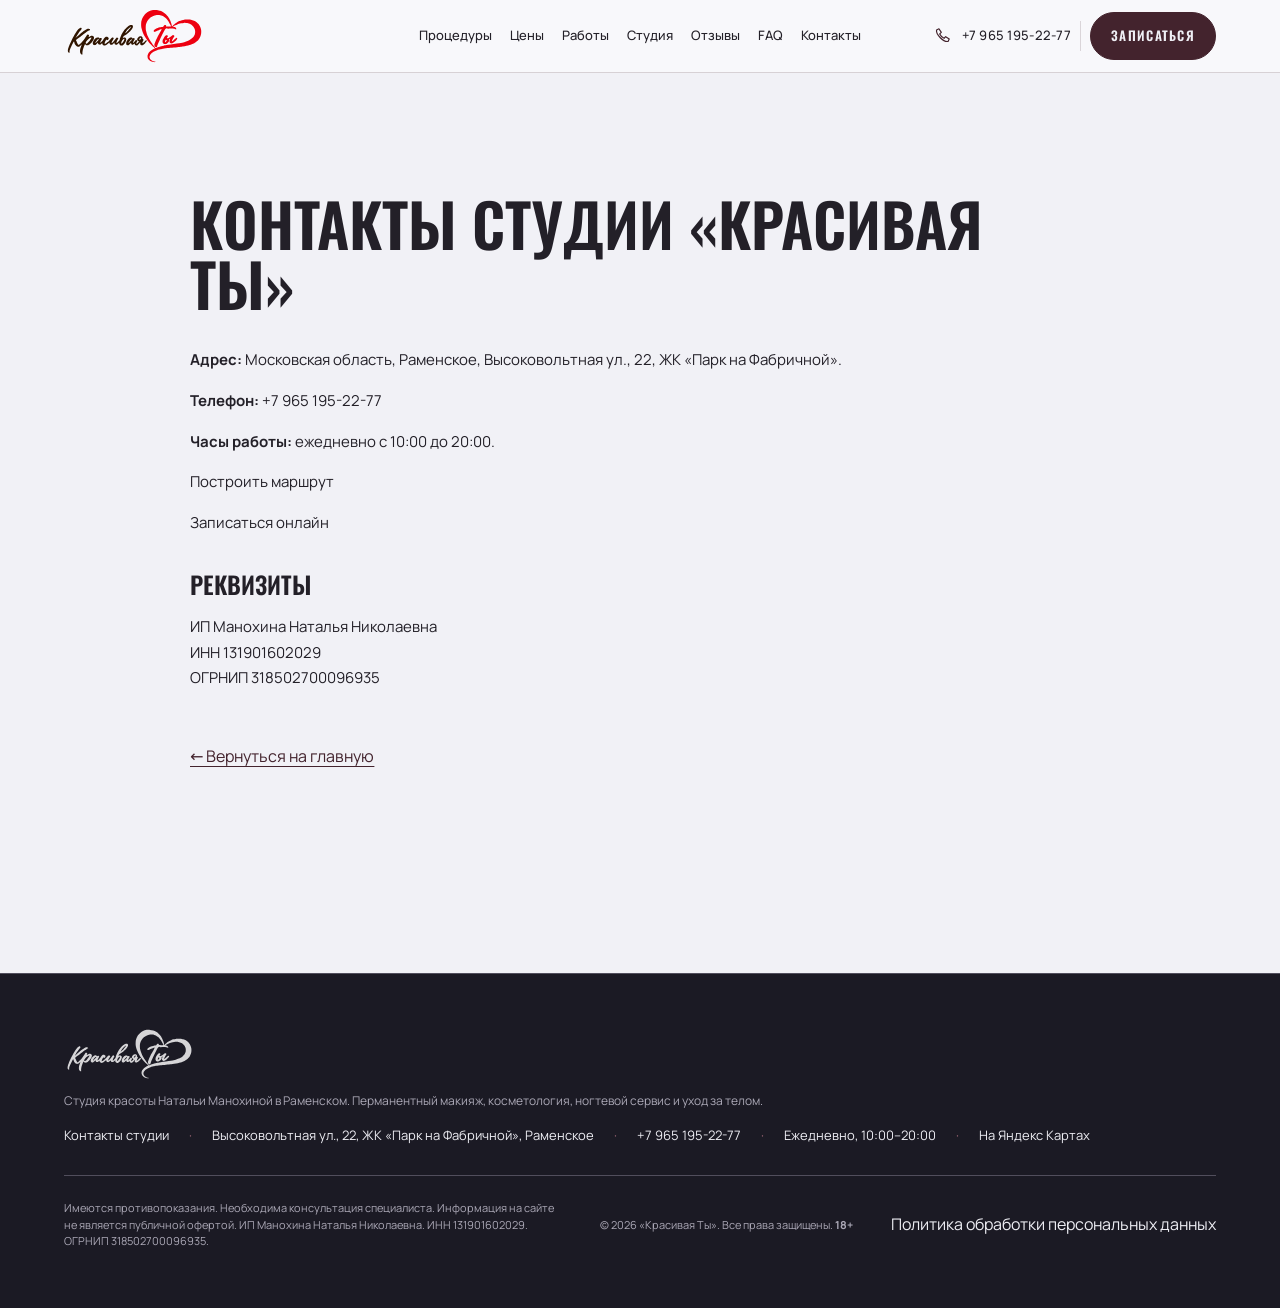
<file: contacts.html>
<!doctype html>
<html lang="ru">
<head>
  <meta charset="utf-8">
  <meta name="viewport" content="width=device-width, initial-scale=1">
  <title>Контакты студии «Красивая Ты» в Раменском</title>
  <meta name="description" content="Адрес, телефон, часы работы и реквизиты студии красоты «Красивая Ты» в Раменском. Маршрут и онлайн-запись.">
  <meta name="robots" content="index, follow">
  <meta name="theme-color" content="#232230">
  <link rel="canonical" href="https://xn----7sbah3ak6bjn4gvb.xn--p1ai/contacts.html">
  <meta property="og:type" content="website">
  <meta property="og:locale" content="ru_RU">
  <meta property="og:site_name" content="Красивая Ты">
  <meta property="og:title" content="Контакты студии «Красивая Ты» в Раменском">
  <meta property="og:description" content="Адрес, телефон, часы работы и реквизиты студии красоты «Красивая Ты» в Раменском. Маршрут и онлайн-запись.">
  <meta property="og:url" content="https://xn----7sbah3ak6bjn4gvb.xn--p1ai/contacts.html">
  <meta property="og:image" content="https://xn----7sbah3ak6bjn4gvb.xn--p1ai/og-image.jpg">
  <meta property="og:image:width" content="1200">
  <meta property="og:image:height" content="630">
  <meta name="twitter:card" content="summary_large_image">
  <meta name="twitter:image" content="https://xn----7sbah3ak6bjn4gvb.xn--p1ai/og-image.jpg">
  <link rel="icon" href="assets/icons/favicon.svg" type="image/svg+xml">
  <link rel="preload" href="assets/fonts/manrope-cyrillic.woff2" as="font" type="font/woff2" crossorigin>
  <link rel="preload" href="assets/fonts/oswald-cyrillic.woff2" as="font" type="font/woff2" crossorigin>
  <link rel="stylesheet" href="fonts.css?v=1">
  <link rel="stylesheet" href="styles.css?v=28">
  <style>
    .contact-page { min-height: 100vh; padding: clamp(48px,8vw,100px) var(--pad); background: var(--paper); color: var(--on-light); }
    .contact-page__inner { max-width: 900px; margin: 0 auto; }
    .contact-page h1 { margin: 20px 0 34px; font: 600 clamp(35px,5vw,60px)/1 Oswald,sans-serif; text-transform: uppercase; }
    .contact-page h2 { margin: 34px 0 12px; font: 600 24px/1.2 Oswald,sans-serif; text-transform: uppercase; }
    .contact-page p { font-size: 15px; line-height: 1.72; }
    .contact-page__back { display: inline-block; margin-top: 38px; color: var(--peach-ink); text-decoration: underline; text-underline-offset: 4px; }
  </style>
  <script src="reveal.js?v=4" defer></script>
</head>
<body>
<a class="skip" href="#main">Перейти к содержанию</a>

<header class="hdr" id="top">
  <a class="brand" href="index.html" aria-label="Красивая Ты — на главную">
    <img class="brand__logo" src="assets/images/logo-header.svg" alt="Красивая Ты" width="1983" height="793">
  </a>

  <nav class="nav" aria-label="Основная навигация">
    <a href="index.html#proc">Процедуры</a>
    <a href="price.html">Цены</a>
    <a href="index.html#portfolio">Работы</a>
    <a href="index.html#studio">Студия</a>
    <a href="index.html#reviews">Отзывы</a>
    <a href="index.html#faq">FAQ</a>
    <a href="index.html#contacts">Контакты</a>
  </nav>

  <div class="hdr__actions">
    <a class="tel" href="tel:+79651952277"><svg class="hdr__phone-icon" viewBox="0 0 24 24" fill="none" aria-hidden="true"><path d="M7.5 3.5 4.5 5c-1 5.8 8.7 15.5 14.5 14.5l1.5-3-4.5-3-2 2c-2.2-1.1-4.4-3.3-5.5-5.5l2-2-3-4.5Z" stroke="currentColor" stroke-width="1.5" stroke-linecap="round" stroke-linejoin="round"/></svg><span>+7 965 195-22-77</span></a>
    <a class="btn btn--sm" href="https://n478417.yclients.com/" target="_blank" rel="noopener">Записаться</a>
  </div>

  <button class="nav-toggle" type="button" aria-expanded="false" aria-controls="mobile-nav" aria-label="Меню">
    <span></span><span></span><span></span>
  </button>

  <div class="mnav" id="mobile-nav">
    <a href="index.html#proc">Процедуры</a>
    <a href="price.html">Цены</a>
    <a href="index.html#portfolio">Работы</a>
    <a href="index.html#studio">Студия</a>
    <a href="index.html#reviews">Отзывы</a>
    <a href="index.html#faq">FAQ</a>
    <a href="index.html#contacts">Контакты</a>
    <a class="mnav__tel" href="tel:+79651952277">+7 965 195-22-77</a>
    <a class="btn btn--sm" href="https://n478417.yclients.com/" target="_blank" rel="noopener">Записаться</a>
  </div>
</header>

<main class="contact-page" id="main">
  <div class="contact-page__inner">
    <h1>Контакты студии «Красивая Ты»</h1>
    <p><strong>Адрес:</strong> Московская область, Раменское, Высоковольтная ул., 22, ЖК «Парк на Фабричной».</p>
    <p><strong>Телефон:</strong> <a href="tel:+79651952277">+7 965 195-22-77</a></p>
    <p><strong>Часы работы:</strong> ежедневно с 10:00 до 20:00.</p>
    <p><a href="https://yandex.ru/maps/org/29792745953/" target="_blank" rel="noopener">Построить маршрут</a></p>
    <p><a href="https://n478417.yclients.com/" target="_blank" rel="noopener">Записаться онлайн</a></p>

    <h2>Реквизиты</h2>
    <p>ИП Манохина Наталья Николаевна<br>ИНН 131901602029<br>ОГРНИП 318502700096935</p>
    <a class="contact-page__back" href="/">← Вернуться на главную</a>
  </div>
</main>

<footer class="foot surf surf--noir">
  <div class="foot__main">
    <a class="brand brand--foot" href="index.html" aria-label="Красивая Ты — на главную">
      <img class="brand__logo" src="assets/images/logo-header.svg" alt="Красивая Ты" width="1983" height="793" loading="lazy" decoding="async">
    </a>
    <p class="foot__name">Студия «Красивая&nbsp;Ты»</p>
    <p class="foot__tag">Студия красоты Натальи Манохиной в Раменском. Перманентный макияж, косметология, ногтевой сервис и уход за телом.</p>
    <ul class="foot__contacts">
      <li><a href="/contacts.html">Контакты студии</a></li>
      <li>Высоковольтная&nbsp;ул., 22, ЖК «Парк&nbsp;на&nbsp;Фабричной», Раменское</li>
      <li><a href="tel:+79651952277">+7&nbsp;965&nbsp;195-22-77</a></li>
      <li class="foot__hours">Ежедневно, 10:00–20:00</li>
      <li><a class="foot__maplink" href="https://yandex.ru/maps/org/29792745953/" target="_blank" rel="noopener">На Яндекс&nbsp;Картах</a></li>
    </ul>
  </div>

  <div class="foot__bar">
    <p class="foot__fine">
      Имеются противопоказания. Необходима консультация специалиста.
      Информация на сайте не является публичной офертой.
      ИП&nbsp;Манохина Наталья Николаевна. ИНН&nbsp;131901602029. ОГРНИП&nbsp;318502700096935.
    </p>
    <p class="foot__copy">© 2026 «Красивая&nbsp;Ты». Все права защищены. <strong>18+</strong></p>
    <p class="foot__legal"><a href="policy.html">Политика обработки персональных данных</a></p>
    <a class="foot__up" href="#top" aria-label="Наверх">↑</a>
  </div>
</footer>

<div class="fab" id="fab">
  <div class="fab__menu">
    <a class="fab__item" href="tel:+79651952277">Позвонить</a>
    <a class="fab__item" href="https://max.ru/join/-TuE7SKXJ31PdEtAcn-28jNBv14W3XG6q3lgyBe5lx4" target="_blank" rel="noopener">Max</a>
    <a class="fab__item" href="https://wa.me/79651952277" target="_blank" rel="noopener">WhatsApp</a>
    <a class="fab__item" href="https://t.me/krasivayati" target="_blank" rel="noopener">Telegram-канал</a>
    <a class="fab__item" href="https://vk.ru/id162018962" target="_blank" rel="noopener">ВКонтакте</a>
  </div>
  <button class="fab__toggle" type="button" aria-expanded="false" aria-label="Способы связи">Связь</button>
</div>

<script>
  document.querySelectorAll('a[href="#top"]').forEach((a) => {
    a.addEventListener('click', (e) => {
      e.preventDefault();
      window.scrollTo({ top: 0, behavior: 'smooth' });
    });
  });

  (() => {
    const hdr = document.querySelector('.hdr');
    const btn = hdr && hdr.querySelector('.nav-toggle');
    if (!btn) return;
    const set = (open) => {
      hdr.classList.toggle('is-open', open);
      btn.setAttribute('aria-expanded', String(open));
    };
    btn.addEventListener('click', () => set(!hdr.classList.contains('is-open')));
    hdr.querySelectorAll('.mnav a').forEach((a) => a.addEventListener('click', () => set(false)));
    document.addEventListener('click', (e) => { if (!hdr.contains(e.target)) set(false); });
    window.addEventListener('resize', () => { if (window.innerWidth > 1080) set(false); });
  })();

  (() => {
    const fab = document.getElementById('fab');
    if (!fab) return;
    const btn = fab.querySelector('.fab__toggle');
    const set = (open) => {
      fab.classList.toggle('is-open', open);
      btn.setAttribute('aria-expanded', String(open));
      btn.textContent = open ? 'Закрыть' : 'Связь';
    };
    btn.addEventListener('click', () => set(!fab.classList.contains('is-open')));
    document.addEventListener('click', (e) => { if (!fab.contains(e.target)) set(false); });
    fab.querySelectorAll('.fab__item').forEach((a) => a.addEventListener('click', () => set(false)));
  })();

  (() => {
    const targets = [...document.querySelectorAll('.foot__up, .fab, .totop')];
    if (!targets.length) return;
    const update = () => {
      const visible = window.scrollY > 120;
      targets.forEach((el) => el.classList.toggle('is-visible', visible));
    };
    window.addEventListener('scroll', update, { passive: true });
    update();
  })();
</script>
</body>
</html>
</file>
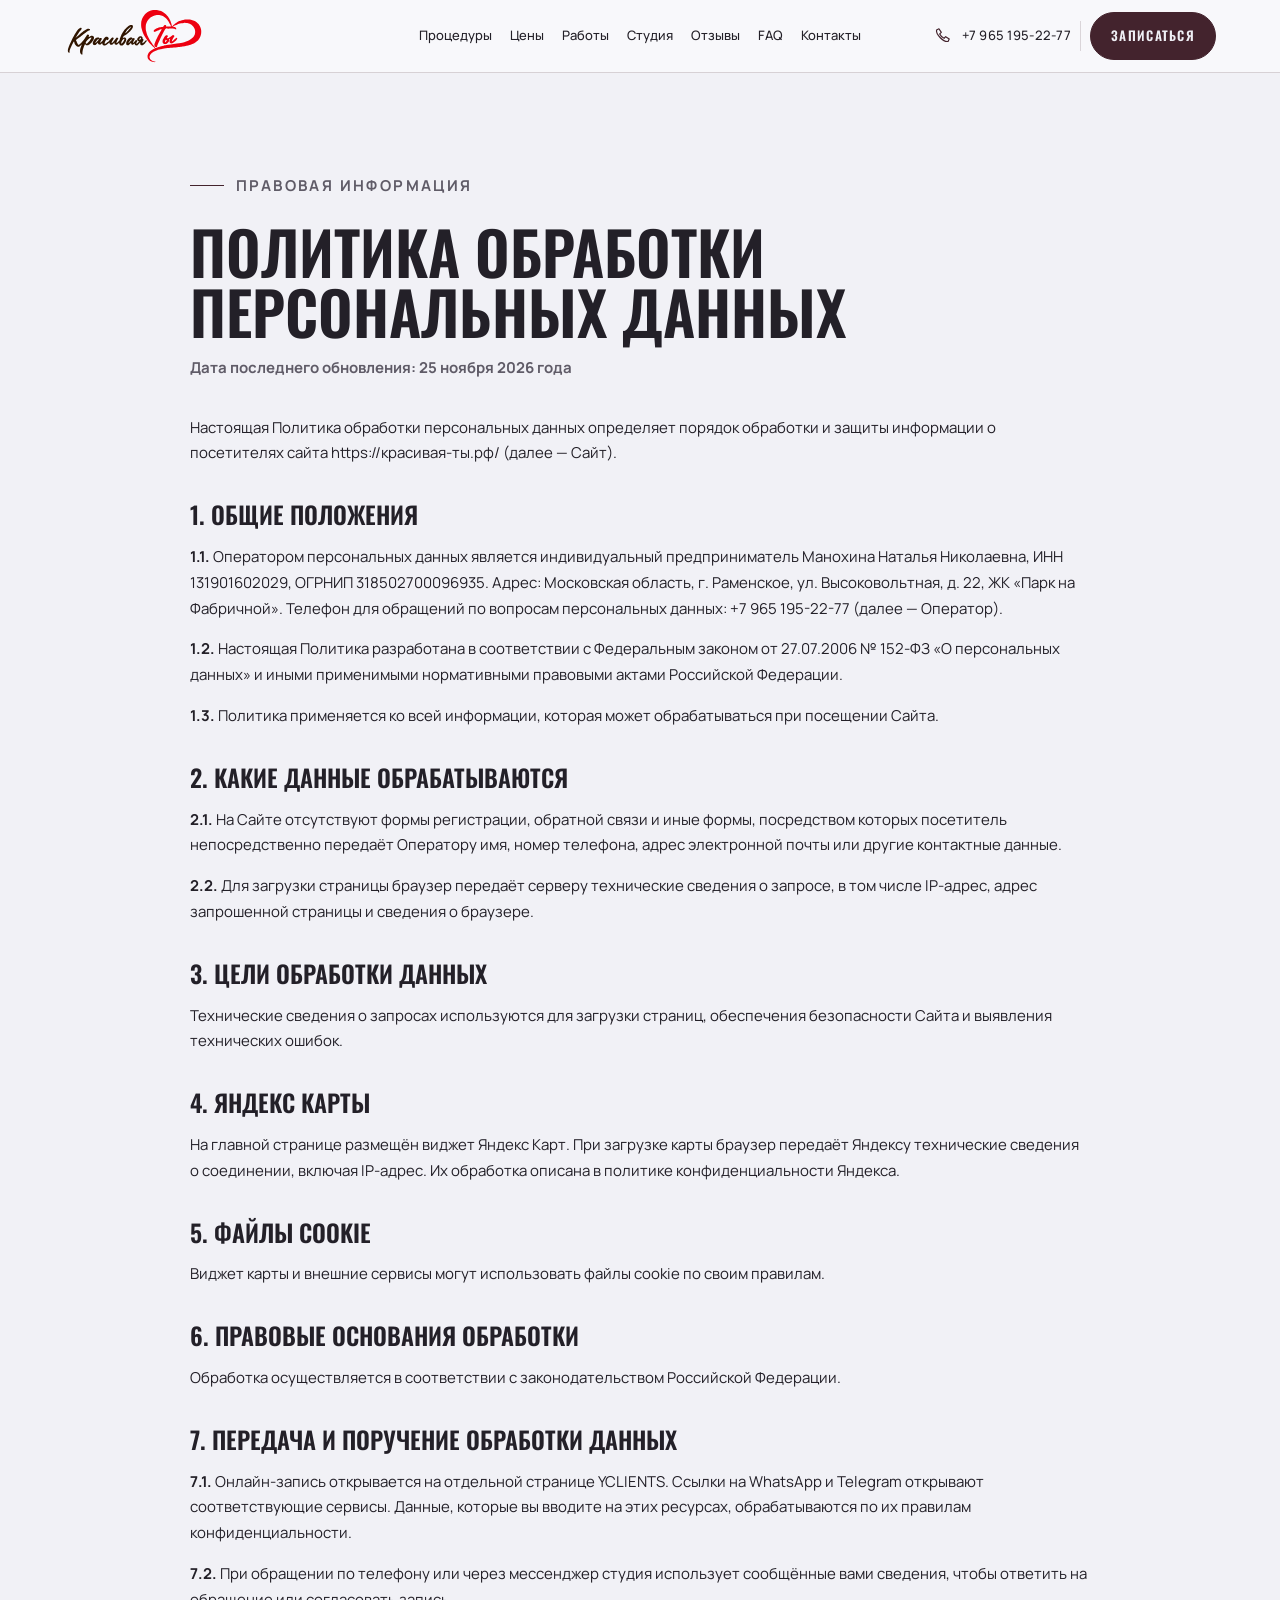
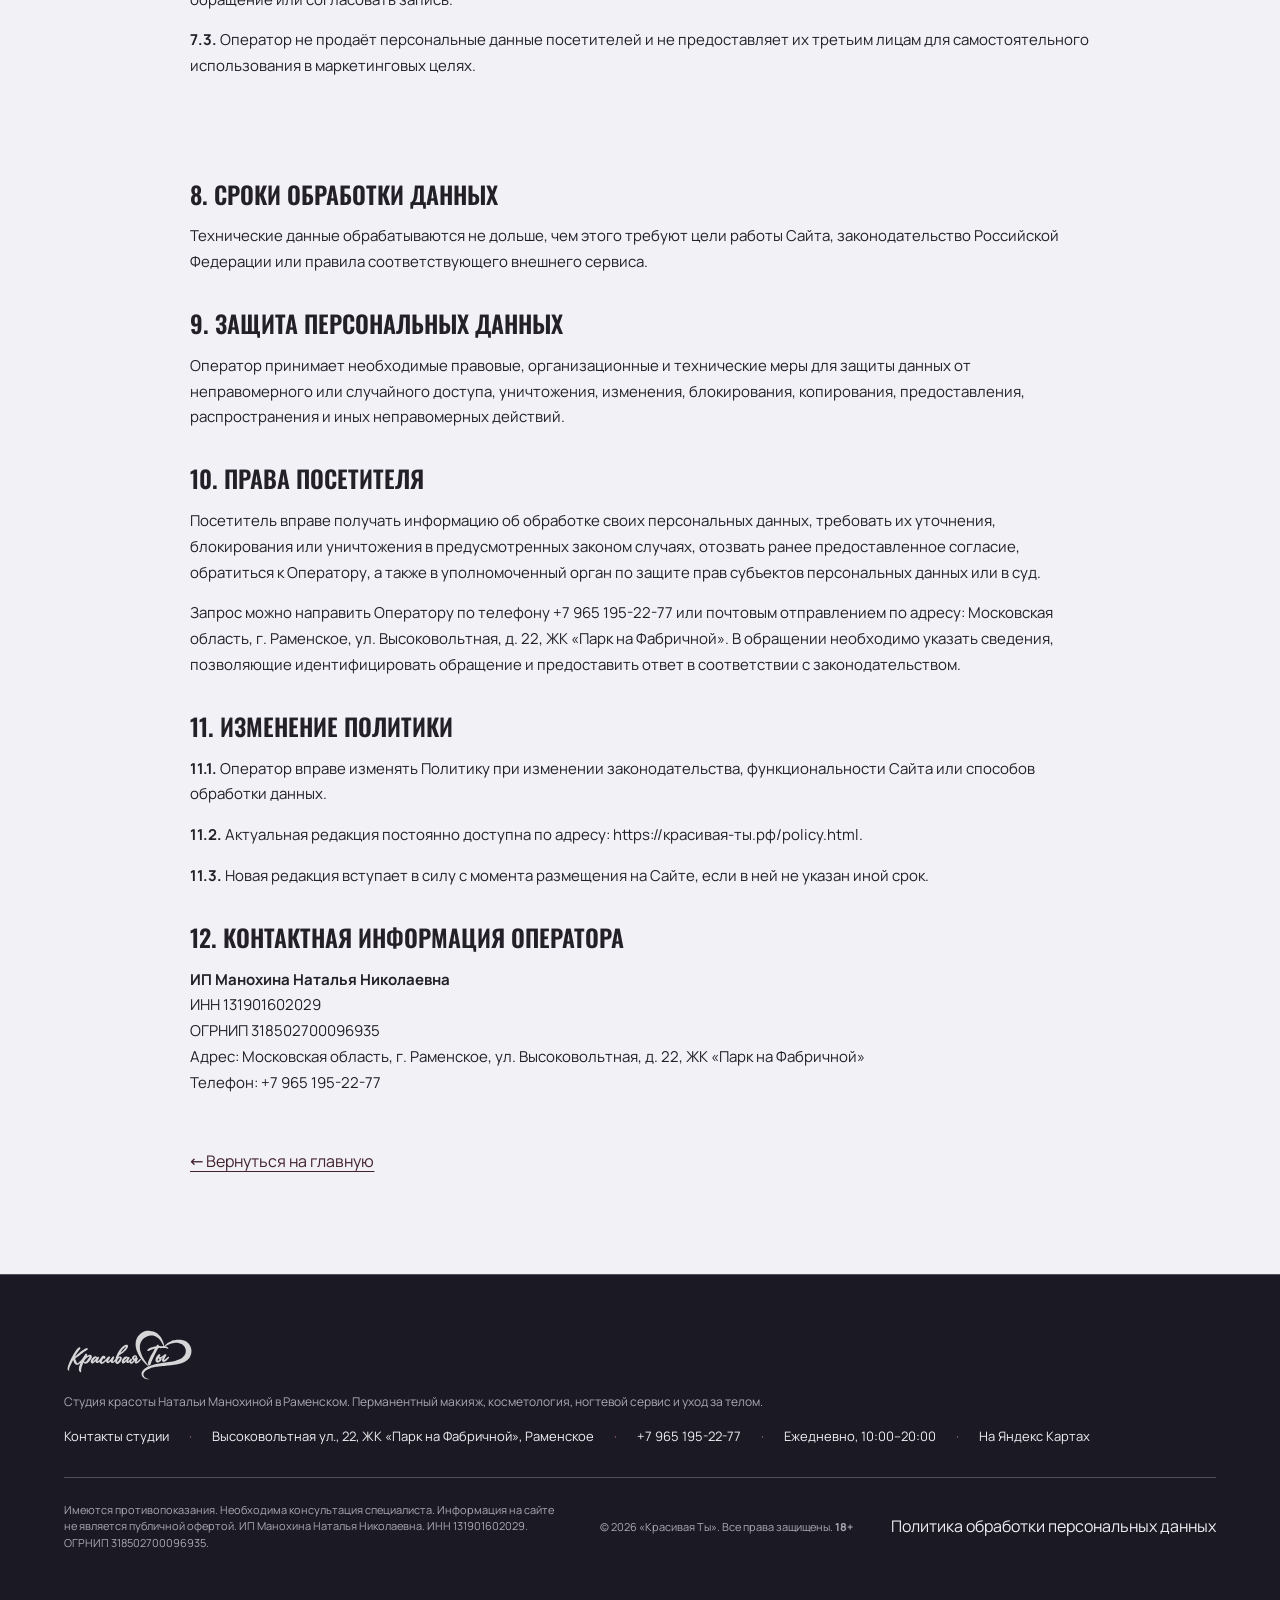
<file: policy.html>
<!doctype html>
<html lang="ru">
<head>
  <meta charset="utf-8">
  <meta name="viewport" content="width=device-width, initial-scale=1">
  <title>Политика обработки персональных данных — «Красивая Ты»</title>
  <meta name="description" content="Политика обработки персональных данных студии «Красивая Ты».">
  <meta name="robots" content="index, follow">
  <meta name="theme-color" content="#232230">
  <link rel="canonical" href="https://xn----7sbah3ak6bjn4gvb.xn--p1ai/policy.html">
  <meta property="og:type" content="website">
  <meta property="og:locale" content="ru_RU">
  <meta property="og:site_name" content="Красивая Ты">
  <meta property="og:title" content="Политика обработки персональных данных — «Красивая Ты»">
  <meta property="og:description" content="Политика обработки персональных данных студии «Красивая Ты».">
  <meta property="og:url" content="https://xn----7sbah3ak6bjn4gvb.xn--p1ai/policy.html">
  <meta property="og:image" content="https://xn----7sbah3ak6bjn4gvb.xn--p1ai/og-image.jpg">
  <meta property="og:image:width" content="1200">
  <meta property="og:image:height" content="630">
  <meta name="twitter:card" content="summary_large_image">
  <meta name="twitter:image" content="https://xn----7sbah3ak6bjn4gvb.xn--p1ai/og-image.jpg">
  <link rel="icon" href="assets/icons/favicon.svg" type="image/svg+xml">
  <link rel="preload" href="assets/fonts/manrope-cyrillic.woff2" as="font" type="font/woff2" crossorigin>
  <link rel="preload" href="assets/fonts/oswald-cyrillic.woff2" as="font" type="font/woff2" crossorigin>
  <link rel="stylesheet" href="fonts.css?v=1">
  <link rel="stylesheet" href="styles.css?v=28">
  <style>
    .policy { min-height: 100vh; padding: clamp(48px,8vw,100px) var(--pad); background: var(--paper); color: var(--on-light); }
    .policy__inner { max-width: 900px; margin: 0 auto; }
    .policy h1 { margin: 20px 0 34px; font: 600 clamp(35px,5vw,60px)/1 Oswald,sans-serif; text-transform: uppercase; }
    .policy h2 { margin: 34px 0 12px; font: 600 24px/1.2 Oswald,sans-serif; text-transform: uppercase; }
    .policy p, .policy li { font-size: 15px; line-height: 1.72; }
    .policy ul { padding-left: 22px; }
    .policy__updated { margin: -20px 0 34px; color: var(--ash); }
    .policy__back { display: inline-block; margin-top: 38px; color: var(--peach-ink); text-decoration: underline; text-underline-offset: 4px; }
  </style>
  <script src="reveal.js?v=4" defer></script>
</head>
<body>
<a class="skip" href="#main">Перейти к содержанию</a>

<header class="hdr" id="top">
  <a class="brand" href="index.html" aria-label="Красивая Ты — на главную">
    <img class="brand__logo" src="assets/images/logo-header.svg" alt="Красивая Ты" width="1983" height="793">
  </a>

  <nav class="nav" aria-label="Основная навигация">
    <a href="index.html#proc">Процедуры</a>
    <a href="price.html">Цены</a>
    <a href="index.html#portfolio">Работы</a>
    <a href="index.html#studio">Студия</a>
    <a href="index.html#reviews">Отзывы</a>
    <a href="index.html#faq">FAQ</a>
    <a href="index.html#contacts">Контакты</a>
  </nav>

  <div class="hdr__actions">
    <a class="tel" href="tel:+79651952277"><svg class="hdr__phone-icon" viewBox="0 0 24 24" fill="none" aria-hidden="true"><path d="M7.5 3.5 4.5 5c-1 5.8 8.7 15.5 14.5 14.5l1.5-3-4.5-3-2 2c-2.2-1.1-4.4-3.3-5.5-5.5l2-2-3-4.5Z" stroke="currentColor" stroke-width="1.5" stroke-linecap="round" stroke-linejoin="round"/></svg><span>+7 965 195-22-77</span></a>
    <a class="btn btn--sm" href="https://n478417.yclients.com/" target="_blank" rel="noopener">Записаться</a>
  </div>

  <button class="nav-toggle" type="button" aria-expanded="false" aria-controls="mobile-nav" aria-label="Меню">
    <span></span><span></span><span></span>
  </button>

  <div class="mnav" id="mobile-nav">
    <a href="index.html#proc">Процедуры</a>
    <a href="price.html">Цены</a>
    <a href="index.html#portfolio">Работы</a>
    <a href="index.html#studio">Студия</a>
    <a href="index.html#reviews">Отзывы</a>
    <a href="index.html#faq">FAQ</a>
    <a href="index.html#contacts">Контакты</a>
    <a class="mnav__tel" href="tel:+79651952277">+7 965 195-22-77</a>
    <a class="btn btn--sm" href="https://n478417.yclients.com/" target="_blank" rel="noopener">Записаться</a>
  </div>
</header>

<main class="policy" id="main">
  <article class="policy__inner">
    <p class="eyebrow eyebrow--dark">Правовая информация</p>
    <h1>Политика обработки персональных данных</h1>
    <p class="policy__updated"><b>Дата последнего обновления: 25 ноября 2026 года</b></p>
    <p>Настоящая Политика обработки персональных данных определяет порядок обработки и защиты информации о посетителях сайта <a href="https://красивая-ты.рф/">https://красивая-ты.рф/</a> (далее — Сайт).</p>

    <h2>1. Общие положения</h2>
    <p><b>1.1.</b> Оператором персональных данных является индивидуальный предприниматель Манохина Наталья Николаевна, ИНН 131901602029, ОГРНИП 318502700096935. Адрес: Московская область, г. Раменское, ул. Высоковольтная, д. 22, ЖК «Парк на Фабричной». Телефон для обращений по вопросам персональных данных: <a href="tel:+79651952277">+7 965 195-22-77</a> (далее — Оператор).</p>
    <p><b>1.2.</b> Настоящая Политика разработана в соответствии с Федеральным законом от 27.07.2006 № 152-ФЗ «О персональных данных» и иными применимыми нормативными правовыми актами Российской Федерации.</p>
    <p><b>1.3.</b> Политика применяется ко всей информации, которая может обрабатываться при посещении Сайта.</p>

    <h2>2. Какие данные обрабатываются</h2>
    <p><b>2.1.</b> На Сайте отсутствуют формы регистрации, обратной связи и иные формы, посредством которых посетитель непосредственно передаёт Оператору имя, номер телефона, адрес электронной почты или другие контактные данные.</p>
    <p><b>2.2.</b> Для загрузки страницы браузер передаёт серверу технические сведения о запросе, в том числе IP-адрес, адрес запрошенной страницы и сведения о браузере.</p>

    <h2>3. Цели обработки данных</h2>
    <p>Технические сведения о запросах используются для загрузки страниц, обеспечения безопасности Сайта и выявления технических ошибок.</p>

    <h2>4. Яндекс Карты</h2>
    <p>На главной странице размещён виджет Яндекс Карт. При загрузке карты браузер передаёт Яндексу технические сведения о соединении, включая IP-адрес. Их обработка описана в <a href="https://yandex.ru/legal/confidential/">политике конфиденциальности Яндекса</a>.</p>

    <h2>5. Файлы cookie</h2>
    <p>Виджет карты и внешние сервисы могут использовать файлы cookie по своим правилам.</p>

    <h2>6. Правовые основания обработки</h2>
    <p>Обработка осуществляется в соответствии с законодательством Российской Федерации.</p>

    <h2>7. Передача и поручение обработки данных</h2>
    <p><b>7.1.</b> Онлайн-запись открывается на отдельной странице YCLIENTS. Ссылки на WhatsApp и Telegram открывают соответствующие сервисы. Данные, которые вы вводите на этих ресурсах, обрабатываются по их правилам конфиденциальности.</p>
    <p><b>7.2.</b> При обращении по телефону или через мессенджер студия использует сообщённые вами сведения, чтобы ответить на обращение или согласовать запись.</p>
    <p><b>7.3.</b> Оператор не продаёт персональные данные посетителей и не предоставляет их третьим лицам для самостоятельного использования в маркетинговых целях.</p>
    <p><b>7.4.</b> Информация может быть предоставлена государственным органам в случаях и порядке, установленных законодательством Российской Федерации.</p>

    <h2>8. Сроки обработки данных</h2>
    <p>Технические данные обрабатываются не дольше, чем этого требуют цели работы Сайта, законодательство Российской Федерации или правила соответствующего внешнего сервиса.</p>

    <h2>9. Защита персональных данных</h2>
    <p>Оператор принимает необходимые правовые, организационные и технические меры для защиты данных от неправомерного или случайного доступа, уничтожения, изменения, блокирования, копирования, предоставления, распространения и иных неправомерных действий.</p>

    <h2>10. Права посетителя</h2>
    <p>Посетитель вправе получать информацию об обработке своих персональных данных, требовать их уточнения, блокирования или уничтожения в предусмотренных законом случаях, отозвать ранее предоставленное согласие, обратиться к Оператору, а также в уполномоченный орган по защите прав субъектов персональных данных или в суд.</p>
    <p>Запрос можно направить Оператору по телефону <a href="tel:+79651952277">+7 965 195-22-77</a> или почтовым отправлением по адресу: Московская область, г. Раменское, ул. Высоковольтная, д. 22, ЖК «Парк на Фабричной». В обращении необходимо указать сведения, позволяющие идентифицировать обращение и предоставить ответ в соответствии с законодательством.</p>

    <h2>11. Изменение Политики</h2>
    <p><b>11.1.</b> Оператор вправе изменять Политику при изменении законодательства, функциональности Сайта или способов обработки данных.</p>
    <p><b>11.2.</b> Актуальная редакция постоянно доступна по адресу: <a href="https://красивая-ты.рф/policy.html">https://красивая-ты.рф/policy.html</a>.</p>
    <p><b>11.3.</b> Новая редакция вступает в силу с момента размещения на Сайте, если в ней не указан иной срок.</p>

    <h2>12. Контактная информация Оператора</h2>
    <p><b>ИП Манохина Наталья Николаевна</b><br>ИНН 131901602029<br>ОГРНИП 318502700096935<br>Адрес: Московская область, г. Раменское, ул. Высоковольтная, д. 22, ЖК «Парк на Фабричной»<br>Телефон: <a href="tel:+79651952277">+7 965 195-22-77</a></p>

    <a class="policy__back" href="index.html">← Вернуться на главную</a>
  </article>
</main>

<footer class="foot surf surf--noir">
  <div class="foot__main">
    <a class="brand brand--foot" href="index.html" aria-label="Красивая Ты — на главную">
      <img class="brand__logo" src="assets/images/logo-header.svg" alt="Красивая Ты" width="1983" height="793" loading="lazy" decoding="async">
    </a>
    <p class="foot__name">Студия «Красивая&nbsp;Ты»</p>
    <p class="foot__tag">Студия красоты Натальи Манохиной в Раменском. Перманентный макияж, косметология, ногтевой сервис и уход за телом.</p>
    <ul class="foot__contacts">
      <li><a href="/contacts.html">Контакты студии</a></li>
      <li>Высоковольтная&nbsp;ул., 22, ЖК «Парк&nbsp;на&nbsp;Фабричной», Раменское</li>
      <li><a href="tel:+79651952277">+7&nbsp;965&nbsp;195-22-77</a></li>
      <li class="foot__hours">Ежедневно, 10:00–20:00</li>
      <li><a class="foot__maplink" href="https://yandex.ru/maps/org/29792745953/" target="_blank" rel="noopener">На Яндекс&nbsp;Картах</a></li>
    </ul>
  </div>

  <div class="foot__bar">
    <p class="foot__fine">
      Имеются противопоказания. Необходима консультация специалиста.
      Информация на сайте не является публичной офертой.
      ИП&nbsp;Манохина Наталья Николаевна. ИНН&nbsp;131901602029. ОГРНИП&nbsp;318502700096935.
    </p>
    <p class="foot__copy">© 2026 «Красивая&nbsp;Ты». Все права защищены. <strong>18+</strong></p>
    <p class="foot__legal"><a href="policy.html">Политика обработки персональных данных</a></p>
    <a class="foot__up" href="#top" aria-label="Наверх">↑</a>
  </div>
</footer>

<div class="fab" id="fab">
  <div class="fab__menu">
    <a class="fab__item" href="tel:+79651952277">Позвонить</a>
    <a class="fab__item" href="https://max.ru/join/-TuE7SKXJ31PdEtAcn-28jNBv14W3XG6q3lgyBe5lx4" target="_blank" rel="noopener">Max</a>
    <a class="fab__item" href="https://wa.me/79651952277" target="_blank" rel="noopener">WhatsApp</a>
    <a class="fab__item" href="https://t.me/krasivayati" target="_blank" rel="noopener">Telegram-канал</a>
    <a class="fab__item" href="https://vk.ru/id162018962" target="_blank" rel="noopener">ВКонтакте</a>
  </div>
  <button class="fab__toggle" type="button" aria-expanded="false" aria-label="Способы связи">Связь</button>
</div>

<script>
  document.querySelectorAll('a[href="#top"]').forEach((a) => {
    a.addEventListener('click', (e) => {
      e.preventDefault();
      window.scrollTo({ top: 0, behavior: 'smooth' });
    });
  });

  (() => {
    const hdr = document.querySelector('.hdr');
    const btn = hdr && hdr.querySelector('.nav-toggle');
    if (!btn) return;
    const set = (open) => {
      hdr.classList.toggle('is-open', open);
      btn.setAttribute('aria-expanded', String(open));
    };
    btn.addEventListener('click', () => set(!hdr.classList.contains('is-open')));
    hdr.querySelectorAll('.mnav a').forEach((a) => a.addEventListener('click', () => set(false)));
    document.addEventListener('click', (e) => { if (!hdr.contains(e.target)) set(false); });
    window.addEventListener('resize', () => { if (window.innerWidth > 1080) set(false); });
  })();

  (() => {
    const fab = document.getElementById('fab');
    if (!fab) return;
    const btn = fab.querySelector('.fab__toggle');
    const set = (open) => {
      fab.classList.toggle('is-open', open);
      btn.setAttribute('aria-expanded', String(open));
      btn.textContent = open ? 'Закрыть' : 'Связь';
    };
    btn.addEventListener('click', () => set(!fab.classList.contains('is-open')));
    document.addEventListener('click', (e) => { if (!fab.contains(e.target)) set(false); });
    fab.querySelectorAll('.fab__item').forEach((a) => a.addEventListener('click', () => set(false)));
  })();

  (() => {
    const targets = [...document.querySelectorAll('.foot__up, .fab, .totop')];
    if (!targets.length) return;
    const update = () => {
      const visible = window.scrollY > 120;
      targets.forEach((el) => el.classList.toggle('is-visible', visible));
    };
    window.addEventListener('scroll', update, { passive: true });
    update();
  })();
</script>
</body>
</html>
</file>
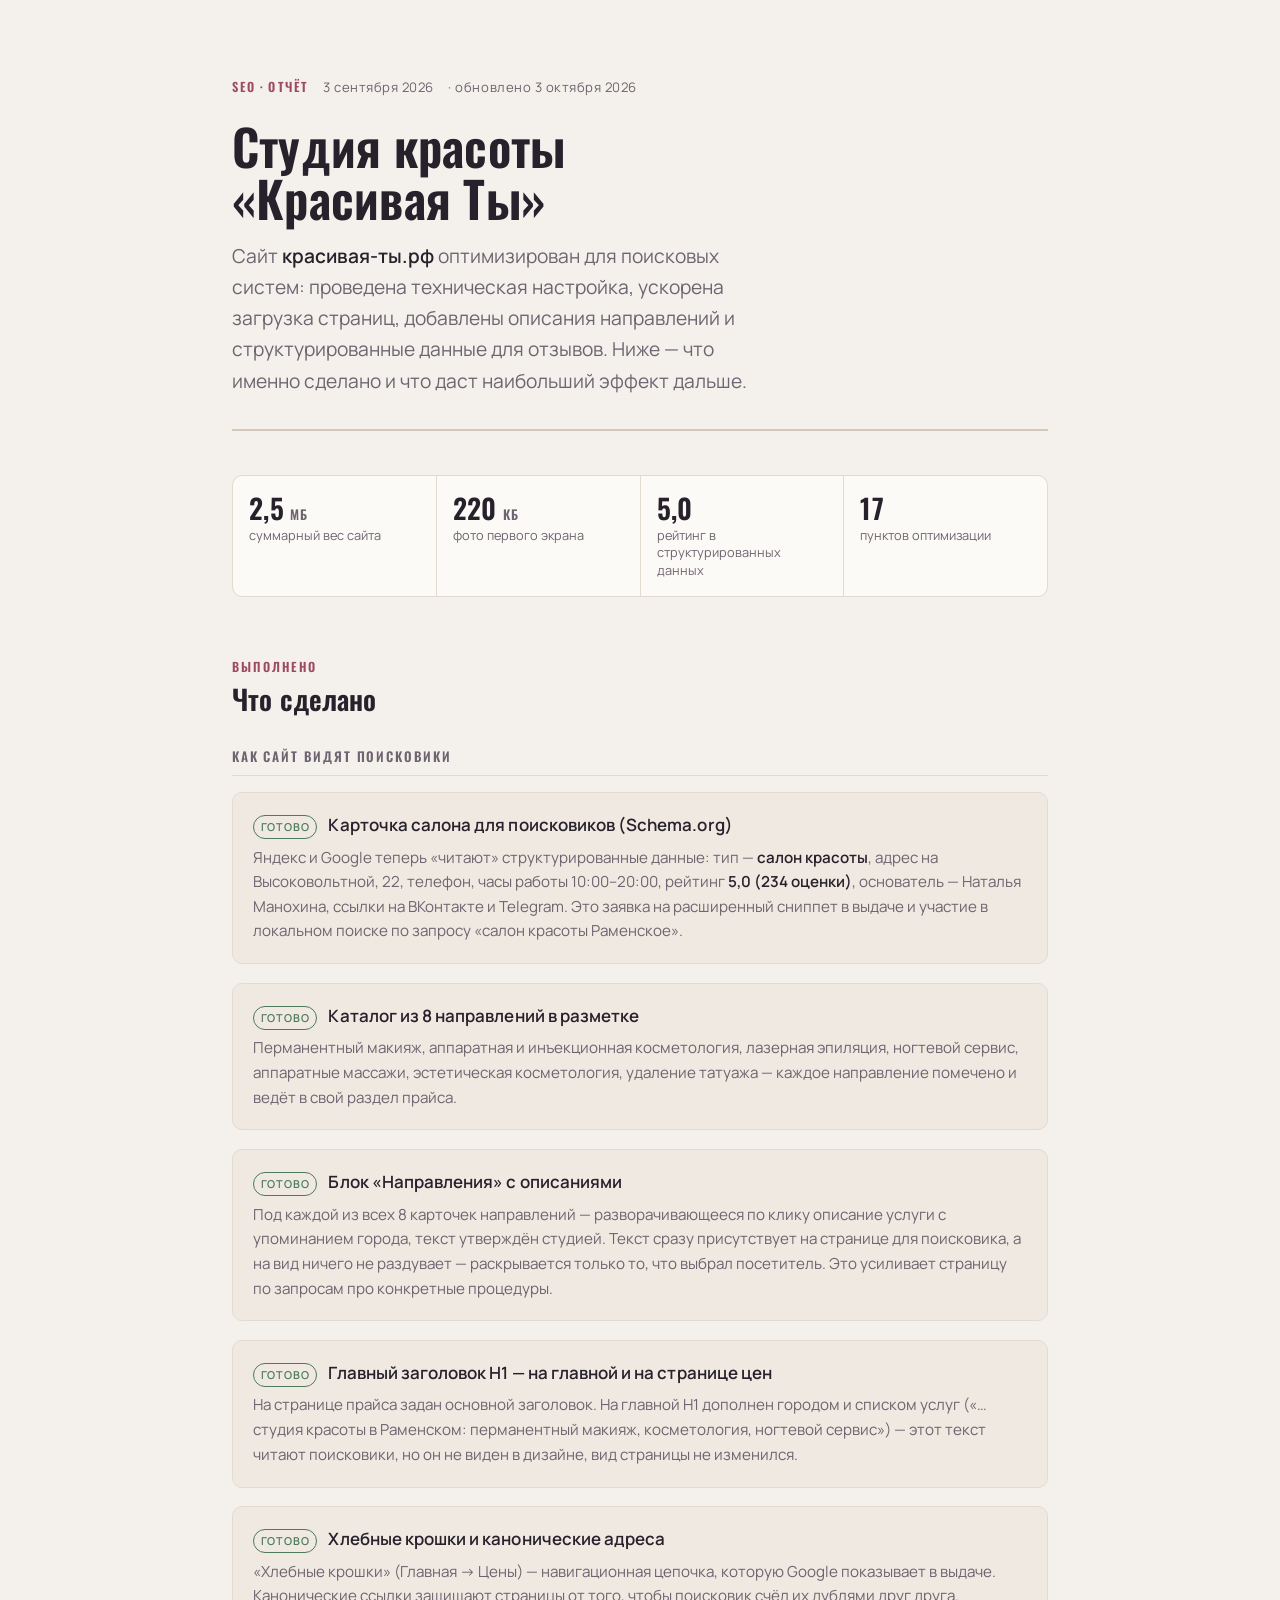
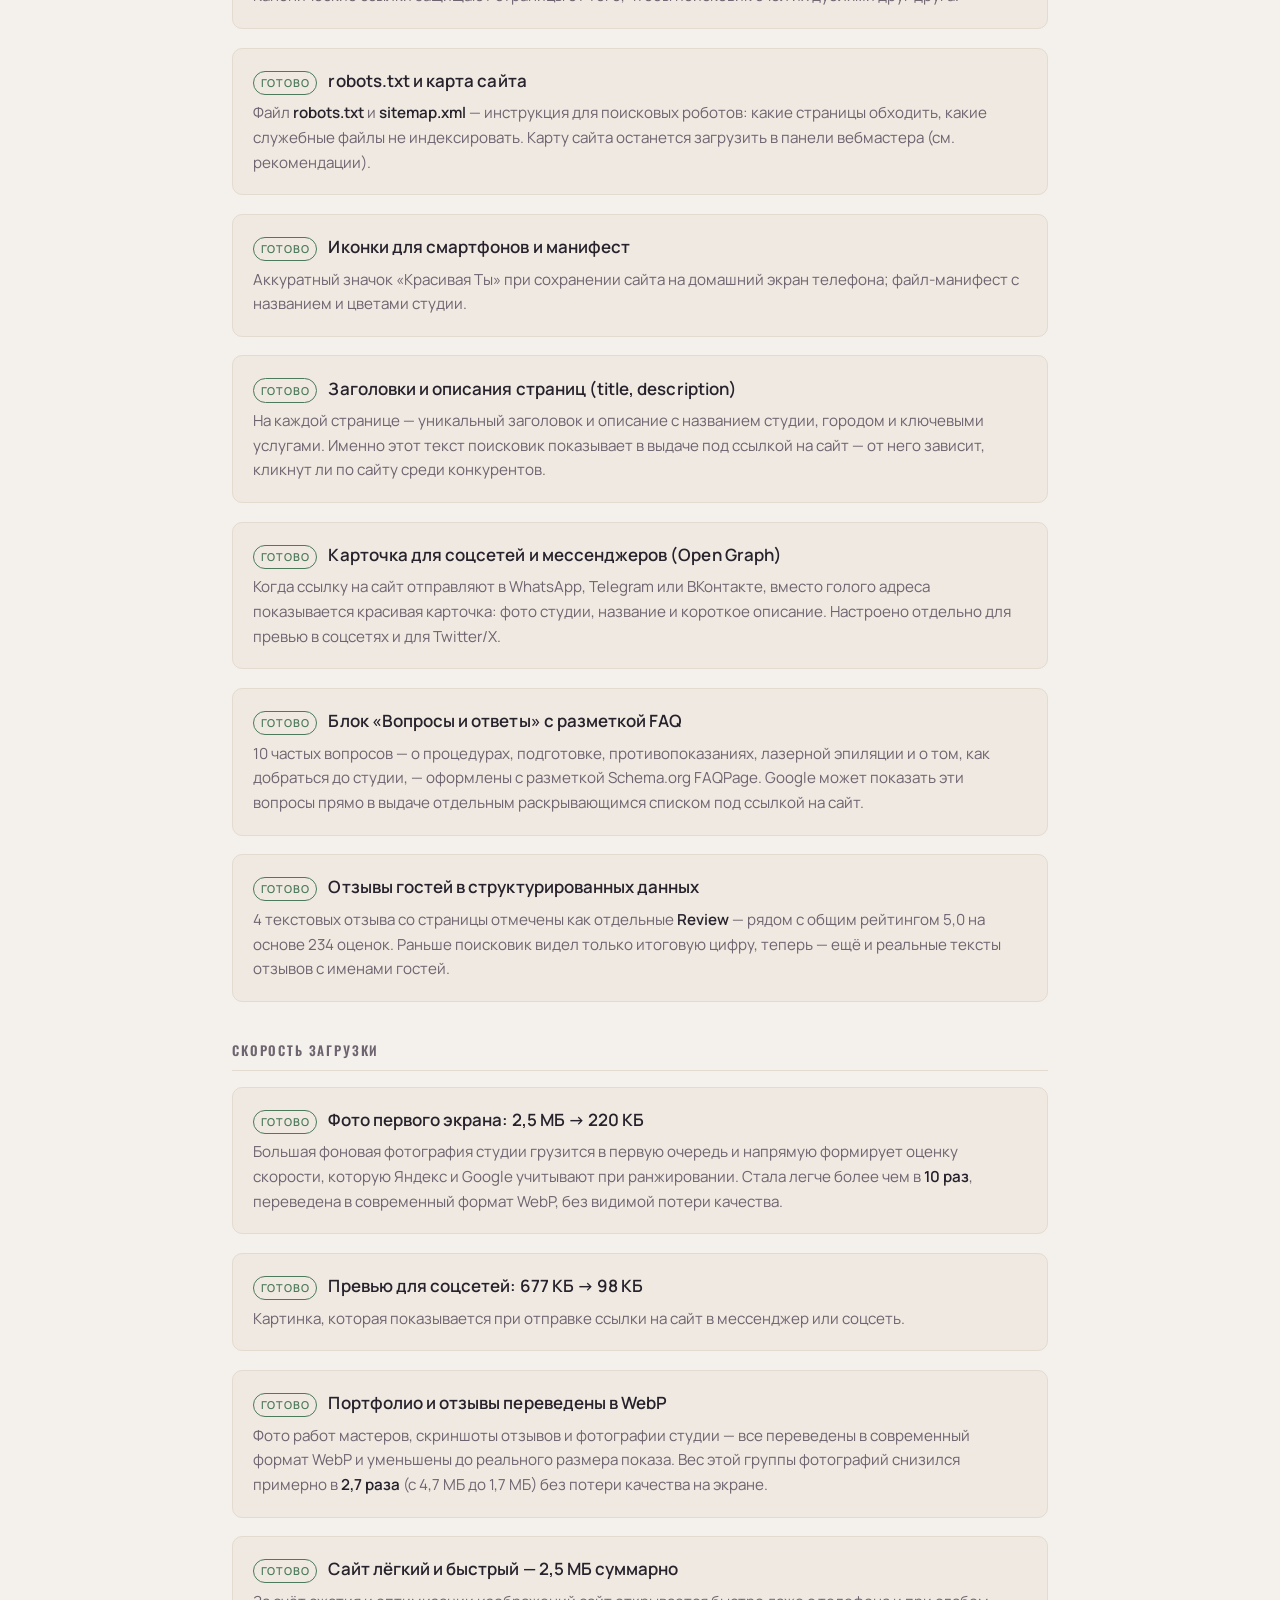
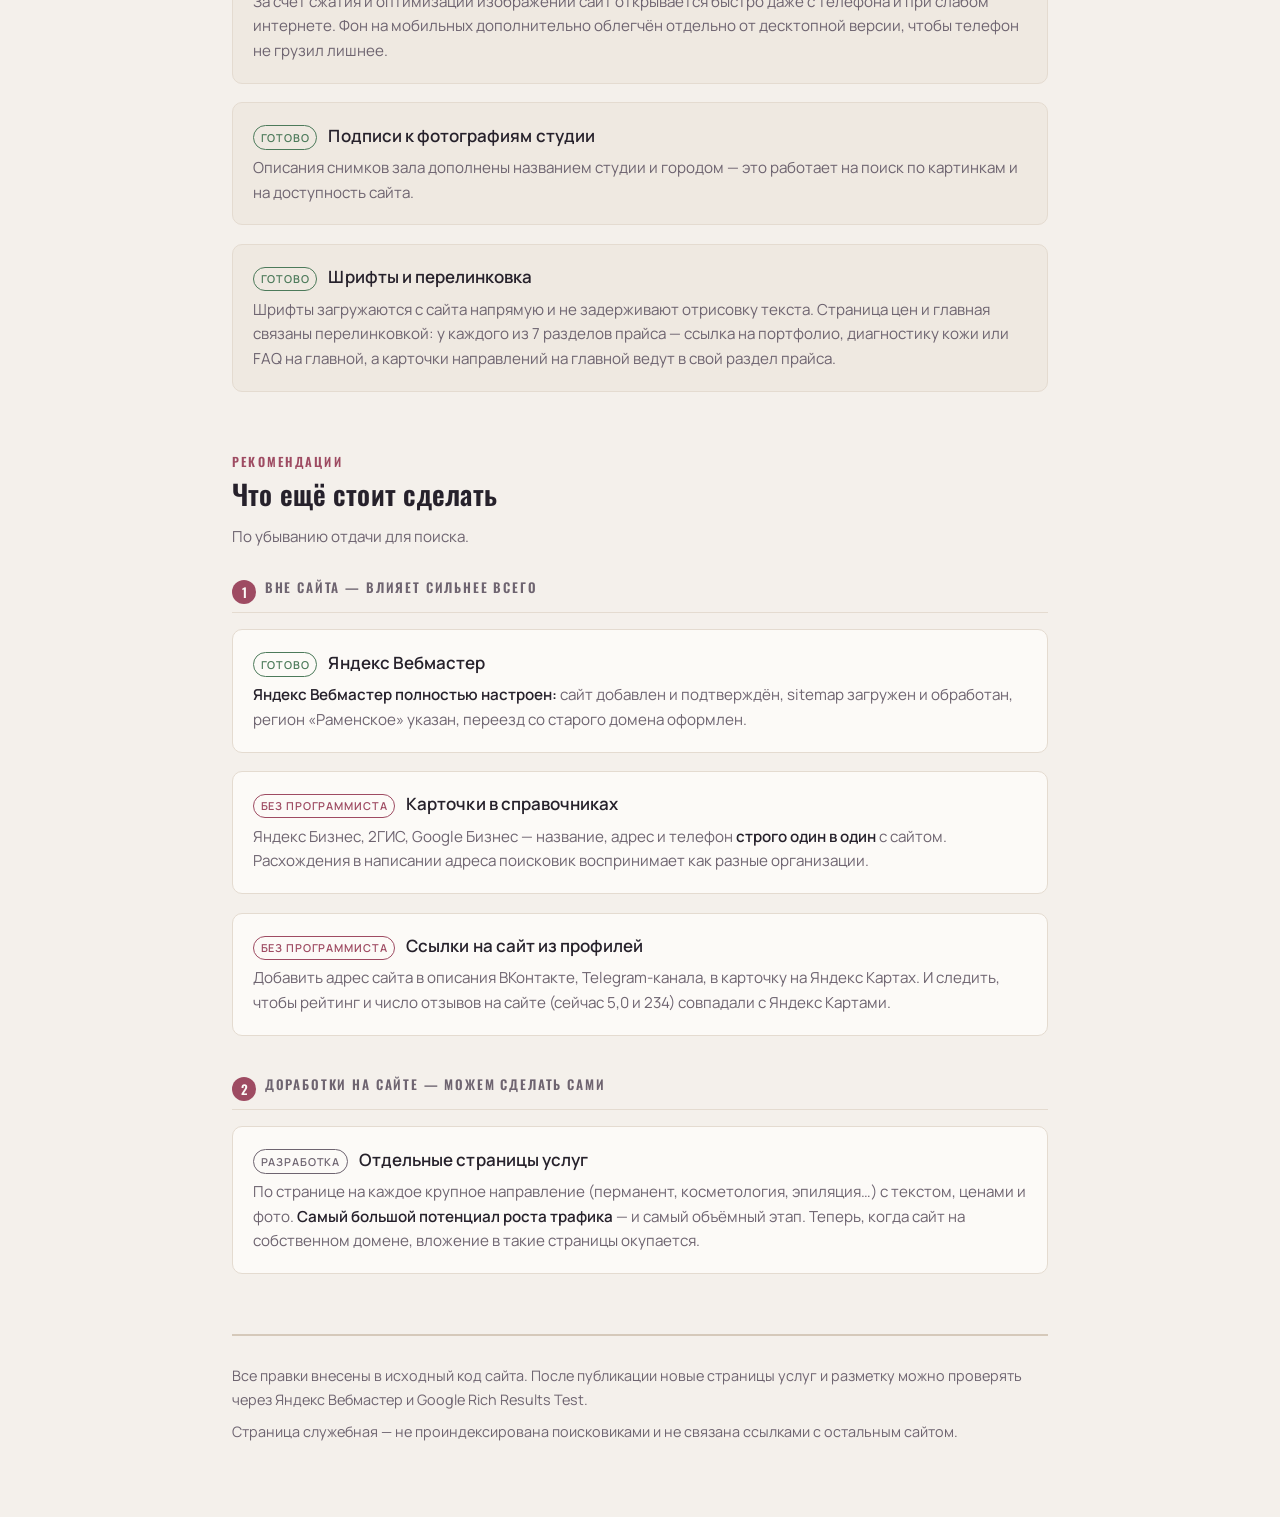
<file: seo-otchet.html>
<!doctype html>
<html lang="ru">
<head>
  <meta charset="utf-8">
  <meta name="viewport" content="width=device-width, initial-scale=1">
  <title>SEO-отчёт — студия красоты «Красивая Ты»</title>
  <meta name="description" content="Что сделано для поисковой оптимизации сайта студии «Красивая Ты» и что рекомендуется дальше.">
  <meta name="robots" content="noindex, nofollow">
  <meta name="theme-color" content="#232230">

  <link rel="icon" href="assets/icons/favicon.svg" type="image/svg+xml">
  <link rel="preconnect" href="https://fonts.googleapis.com">
  <link rel="preconnect" href="https://fonts.gstatic.com" crossorigin>
  <link rel="stylesheet" href="https://fonts.googleapis.com/css2?family=Oswald:wght@500;600;700&family=Manrope:wght@400;500;600;700&display=swap">

  <style>
    :root {
      --ground: #F4F0EB;
      --surface: #FCFAF7;
      --surface-sunk: #EFE9E1;
      --ink: #26212B;
      --ink-soft: #6E6470;
      --ember: #9E4B62;
      --gold: #9C6C39;
      --green: #4C7A5A;
      --line: #E4DBD0;
      --line-strong: #D5C9BA;

      --font-display: "Oswald", "Arial Narrow", system-ui, sans-serif;
      --font-body: "Manrope", system-ui, -apple-system, "Segoe UI", sans-serif;

      --measure: 56rem;
    }

    @media (prefers-color-scheme: dark) {
      :root {
        --ground: #232230;
        --surface: #2B2A38;
        --surface-sunk: #201F2B;
        --ink: #ECE6E5;
        --ink-soft: #A79FA7;
        --ember: #D68197;
        --gold: #CE9E68;
        --green: #82AE8F;
        --line: #383644;
        --line-strong: #464353;
      }
    }

    * { box-sizing: border-box; }

    html { -webkit-text-size-adjust: 100%; }

    body {
      margin: 0;
      background: var(--ground);
      color: var(--ink);
      font-family: var(--font-body);
      font-size: 1.0625rem;
      line-height: 1.62;
      -webkit-font-smoothing: antialiased;
    }

    img { max-width: 100%; }

    .wrap {
      max-width: var(--measure);
      margin: 0 auto;
      padding: clamp(2.5rem, 6vw, 5.5rem) clamp(1.25rem, 5vw, 2.5rem) 4rem;
    }

    .eyebrow {
      margin: 0;
      font-family: var(--font-display);
      font-weight: 600;
      font-size: 0.78rem;
      letter-spacing: 0.18em;
      text-transform: uppercase;
      color: var(--ember);
    }

    /* ---------- masthead ---------- */

    .masthead { border-bottom: 2px solid var(--line-strong); padding-bottom: 2rem; }

    .masthead__meta {
      display: flex;
      flex-wrap: wrap;
      gap: 0.4rem 0.9rem;
      align-items: baseline;
      margin-bottom: 1.4rem;
    }
    .masthead__meta time { color: var(--ink-soft); font-size: 0.82rem; letter-spacing: 0.04em; }

    h1 {
      margin: 0 0 1.1rem;
      font-family: var(--font-display);
      font-weight: 600;
      font-size: clamp(2.1rem, 6vw, 3.1rem);
      line-height: 1.04;
      letter-spacing: 0.005em;
      text-wrap: balance;
    }

    .lede {
      margin: 0;
      font-size: clamp(1.06rem, 2.4vw, 1.2rem);
      color: var(--ink-soft);
      max-width: 34rem;
    }
    .lede b { color: var(--ink); font-weight: 600; }

    /* ---------- metrics ---------- */

    .metrics {
      display: grid;
      grid-template-columns: repeat(4, 1fr);
      gap: 1px;
      margin: 2.75rem 0 0;
      background: var(--line);
      border: 1px solid var(--line);
      border-radius: 10px;
      overflow: hidden;
    }
    .metric {
      background: var(--surface);
      padding: 1.15rem 1rem 1.05rem;
      display: flex;
      flex-direction: column;
      gap: 0.35rem;
    }
    .metric__num {
      font-family: var(--font-display);
      font-weight: 600;
      font-size: 1.72rem;
      line-height: 1;
      letter-spacing: 0.01em;
      font-variant-numeric: tabular-nums;
    }
    .metric__num .u { font-size: 0.82rem; color: var(--ink-soft); margin-left: 0.22em; letter-spacing: 0.04em; }
    .metric__label { font-size: 0.8rem; color: var(--ink-soft); line-height: 1.35; }

    @media (max-width: 620px) {
      .metrics { grid-template-columns: repeat(2, 1fr); }
    }

    /* ---------- blocks ---------- */

    .block { margin-top: 3.75rem; }

    h2 {
      margin: 0 0 0.5rem;
      font-family: var(--font-display);
      font-weight: 600;
      font-size: 1.72rem;
      letter-spacing: 0.005em;
    }
    .block__intro { margin: 0 0 1.75rem; color: var(--ink-soft); font-size: 0.95rem; }

    .grp {
      margin: 2.4rem 0 1rem;
      font-family: var(--font-display);
      font-weight: 600;
      font-size: 0.82rem;
      letter-spacing: 0.14em;
      text-transform: uppercase;
      color: var(--ink-soft);
      padding-bottom: 0.5rem;
      border-bottom: 1px solid var(--line);
    }
    .grp:first-of-type { margin-top: 1.5rem; }
    .grp .rank {
      display: inline-flex;
      align-items: center;
      justify-content: center;
      width: 1.5rem;
      height: 1.5rem;
      margin-right: 0.55rem;
      border-radius: 50%;
      background: var(--ember);
      color: var(--surface);
      font-size: 0.82rem;
      letter-spacing: 0;
      vertical-align: -0.35em;
    }

    .items { list-style: none; margin: 0; padding: 0; display: flex; flex-direction: column; gap: 1.15rem; }

    .item {
      padding: 1.15rem 1.25rem 1.2rem;
      background: var(--surface);
      border: 1px solid var(--line);
      border-radius: 10px;
    }
    .item--done { background: var(--surface-sunk); }

    .item__head {
      display: flex;
      flex-wrap: wrap;
      align-items: baseline;
      gap: 0.5rem 0.7rem;
      margin-bottom: 0.4rem;
    }
    .item h4 {
      margin: 0;
      font-size: 1.06rem;
      font-weight: 600;
      letter-spacing: 0.003em;
    }
    .item p { margin: 0; color: var(--ink-soft); font-size: 0.95rem; }
    .item p + p { margin-top: 0.6rem; }
    .item strong { color: var(--ink); font-weight: 600; }

    .pill {
      flex: none;
      font-family: var(--font-body);
      font-size: 0.68rem;
      font-weight: 600;
      letter-spacing: 0.08em;
      text-transform: uppercase;
      padding: 0.22em 0.6em;
      border-radius: 999px;
      border: 1px solid currentColor;
      white-space: nowrap;
    }
    .pill--done { color: var(--green); }
    .pill--ext { color: var(--ember); }
    .pill--content { color: var(--gold); }
    .pill--dev { color: var(--ink-soft); }

    /* ---------- footer ---------- */

    footer {
      margin-top: 3.75rem;
      padding-top: 1.75rem;
      border-top: 2px solid var(--line-strong);
      color: var(--ink-soft);
      font-size: 0.9rem;
    }
    footer p { margin: 0 0 0.6rem; }
    footer a { color: var(--ember); text-underline-offset: 0.15em; }

    a:focus-visible, .item:focus-visible {
      outline: 2px solid var(--ember);
      outline-offset: 3px;
      border-radius: 4px;
    }

    @media (prefers-reduced-motion: reduce) {
      * { animation-duration: 0.01ms !important; transition-duration: 0.01ms !important; }
    }
  </style>
</head>
<body>

<div class="wrap">

  <header class="masthead">
    <div class="masthead__meta">
      <p class="eyebrow">SEO&#8202;·&#8202;отчёт</p>
      <time datetime="2026-09-03">3 сентября 2026</time>
      <time datetime="2026-10-03">· обновлено 3 октября 2026</time>
    </div>
    <h1>Студия красоты<br>«Красивая&nbsp;Ты»</h1>
    <p class="lede">Сайт <b>красивая-ты.рф</b> оптимизирован для поисковых систем: проведена техническая настройка, ускорена загрузка страниц, добавлены описания направлений и структурированные данные для отзывов. Ниже — что именно сделано и что даст наибольший эффект дальше.</p>
  </header>

  <section class="metrics" aria-label="Ключевые результаты">
    <div class="metric">
      <span class="metric__num">2,5<span class="u">&nbsp;МБ</span></span>
      <span class="metric__label">суммарный вес сайта</span>
    </div>
    <div class="metric">
      <span class="metric__num">220<span class="u">&nbsp;КБ</span></span>
      <span class="metric__label">фото первого экрана</span>
    </div>
    <div class="metric">
      <span class="metric__num">5,0</span>
      <span class="metric__label">рейтинг в структурированных данных</span>
    </div>
    <div class="metric">
      <span class="metric__num">17</span>
      <span class="metric__label">пунктов оптимизации</span>
    </div>
  </section>

  <section class="block">
    <p class="eyebrow">Выполнено</p>
    <h2>Что сделано</h2>

    <h3 class="grp">Как сайт видят поисковики</h3>
    <ul class="items">
      <li class="item item--done">
        <div class="item__head"><span class="pill pill--done">Готово</span><h4>Карточка салона для поисковиков (Schema.org)</h4></div>
        <p>Яндекс и Google теперь «читают» структурированные данные: тип — <strong>салон красоты</strong>, адрес на Высоковольтной, 22, телефон, часы работы 10:00–20:00, рейтинг <strong>5,0 (234 оценки)</strong>, основатель — Наталья Манохина, ссылки на ВКонтакте и Telegram. Это заявка на расширенный сниппет в выдаче и участие в локальном поиске по запросу «салон красоты Раменское».</p>
      </li>
      <li class="item item--done">
        <div class="item__head"><span class="pill pill--done">Готово</span><h4>Каталог из 8 направлений в разметке</h4></div>
        <p>Перманентный макияж, аппаратная и инъекционная косметология, лазерная эпиляция, ногтевой сервис, аппаратные массажи, эстетическая косметология, удаление татуажа — каждое направление помечено и ведёт в свой раздел прайса.</p>
      </li>
      <li class="item item--done">
        <div class="item__head"><span class="pill pill--done">Готово</span><h4>Блок «Направления» с описаниями</h4></div>
        <p>Под каждой из всех 8 карточек направлений — разворачивающееся по клику описание услуги с упоминанием города, текст утверждён студией. Текст сразу присутствует на странице для поисковика, а на вид ничего не раздувает — раскрывается только то, что выбрал посетитель. Это усиливает страницу по запросам про конкретные процедуры.</p>
      </li>
      <li class="item item--done">
        <div class="item__head"><span class="pill pill--done">Готово</span><h4>Главный заголовок H1 — на главной и на странице цен</h4></div>
        <p>На странице прайса задан основной заголовок. На главной H1 дополнен городом и списком услуг («…студия красоты в Раменском: перманентный макияж, косметология, ногтевой сервис») — этот текст читают поисковики, но он не виден в дизайне, вид страницы не изменился.</p>
      </li>
      <li class="item item--done">
        <div class="item__head"><span class="pill pill--done">Готово</span><h4>Хлебные крошки и канонические адреса</h4></div>
        <p>«Хлебные крошки» (Главная → Цены) — навигационная цепочка, которую Google показывает в выдаче. Канонические ссылки защищают страницы от того, чтобы поисковик счёл их дублями друг друга.</p>
      </li>
      <li class="item item--done">
        <div class="item__head"><span class="pill pill--done">Готово</span><h4>robots.txt и карта сайта</h4></div>
        <p>Файл <strong>robots.txt</strong> и <strong>sitemap.xml</strong> — инструкция для поисковых роботов: какие страницы обходить, какие служебные файлы не индексировать. Карту сайта останется загрузить в панели вебмастера (см. рекомендации).</p>
      </li>
      <li class="item item--done">
        <div class="item__head"><span class="pill pill--done">Готово</span><h4>Иконки для смартфонов и манифест</h4></div>
        <p>Аккуратный значок «Красивая Ты» при сохранении сайта на домашний экран телефона; файл-манифест с названием и цветами студии.</p>
      </li>
      <li class="item item--done">
        <div class="item__head"><span class="pill pill--done">Готово</span><h4>Заголовки и описания страниц (title, description)</h4></div>
        <p>На каждой странице — уникальный заголовок и описание с названием студии, городом и ключевыми услугами. Именно этот текст поисковик показывает в выдаче под ссылкой на сайт — от него зависит, кликнут ли по сайту среди конкурентов.</p>
      </li>
      <li class="item item--done">
        <div class="item__head"><span class="pill pill--done">Готово</span><h4>Карточка для соцсетей и мессенджеров (Open Graph)</h4></div>
        <p>Когда ссылку на сайт отправляют в WhatsApp, Telegram или ВКонтакте, вместо голого адреса показывается красивая карточка: фото студии, название и короткое описание. Настроено отдельно для превью в соцсетях и для Twitter/X.</p>
      </li>
      <li class="item item--done">
        <div class="item__head"><span class="pill pill--done">Готово</span><h4>Блок «Вопросы и ответы» с разметкой FAQ</h4></div>
        <p>10 частых вопросов — о процедурах, подготовке, противопоказаниях, лазерной эпиляции и о том, как добраться до студии, — оформлены с разметкой Schema.org FAQPage. Google может показать эти вопросы прямо в выдаче отдельным раскрывающимся списком под ссылкой на сайт.</p>
      </li>
      <li class="item item--done">
        <div class="item__head"><span class="pill pill--done">Готово</span><h4>Отзывы гостей в структурированных данных</h4></div>
        <p>4 текстовых отзыва со страницы отмечены как отдельные <strong>Review</strong> — рядом с общим рейтингом 5,0 на основе 234 оценок. Раньше поисковик видел только итоговую цифру, теперь — ещё и реальные тексты отзывов с именами гостей.</p>
      </li>
    </ul>

    <h3 class="grp">Скорость загрузки</h3>
    <ul class="items">
      <li class="item item--done">
        <div class="item__head"><span class="pill pill--done">Готово</span><h4>Фото первого экрана: 2,5&nbsp;МБ → 220&nbsp;КБ</h4></div>
        <p>Большая фоновая фотография студии грузится в первую очередь и напрямую формирует оценку скорости, которую Яндекс и Google учитывают при ранжировании. Стала легче более чем в <strong>10 раз</strong>, переведена в современный формат WebP, без видимой потери качества.</p>
      </li>
      <li class="item item--done">
        <div class="item__head"><span class="pill pill--done">Готово</span><h4>Превью для соцсетей: 677&nbsp;КБ → 98&nbsp;КБ</h4></div>
        <p>Картинка, которая показывается при отправке ссылки на сайт в мессенджер или соцсеть.</p>
      </li>
      <li class="item item--done">
        <div class="item__head"><span class="pill pill--done">Готово</span><h4>Портфолио и отзывы переведены в WebP</h4></div>
        <p>Фото работ мастеров, скриншоты отзывов и фотографии студии — все переведены в современный формат WebP и уменьшены до реального размера показа. Вес этой группы фотографий снизился примерно в <strong>2,7 раза</strong> (с 4,7 МБ до 1,7 МБ) без потери качества на экране.</p>
      </li>
      <li class="item item--done">
        <div class="item__head"><span class="pill pill--done">Готово</span><h4>Сайт лёгкий и быстрый — 2,5&nbsp;МБ суммарно</h4></div>
        <p>За счёт сжатия и оптимизации изображений сайт открывается быстро даже с телефона и при слабом интернете. Фон на мобильных дополнительно облегчён отдельно от десктопной версии, чтобы телефон не грузил лишнее.</p>
      </li>
      <li class="item item--done">
        <div class="item__head"><span class="pill pill--done">Готово</span><h4>Подписи к фотографиям студии</h4></div>
        <p>Описания снимков зала дополнены названием студии и городом — это работает на поиск по картинкам и на доступность сайта.</p>
      </li>
      <li class="item item--done">
        <div class="item__head"><span class="pill pill--done">Готово</span><h4>Шрифты и перелинковка</h4></div>
        <p>Шрифты загружаются с сайта напрямую и не задерживают отрисовку текста. Страница цен и главная связаны перелинковкой: у каждого из 7 разделов прайса — ссылка на портфолио, диагностику кожи или FAQ на главной, а карточки направлений на главной ведут в свой раздел прайса.</p>
      </li>
    </ul>
  </section>

  <section class="block">
    <p class="eyebrow">Рекомендации</p>
    <h2>Что ещё стоит сделать</h2>
    <p class="block__intro">По убыванию отдачи для поиска.</p>

    <h3 class="grp"><span class="rank">1</span>Вне сайта — влияет сильнее всего</h3>
    <ul class="items">
      <li class="item">
        <div class="item__head"><span class="pill pill--done">Готово</span><h4>Яндекс Вебмастер</h4></div>
        <p><strong>Яндекс Вебмастер полностью настроен:</strong> сайт добавлен и подтверждён, sitemap загружен и обработан, регион «Раменское» указан, переезд со старого домена оформлен.</p>
      </li>
      <li class="item">
        <div class="item__head"><span class="pill pill--ext">Без программиста</span><h4>Карточки в справочниках</h4></div>
        <p>Яндекс Бизнес, 2ГИС, Google Бизнес — название, адрес и телефон <strong>строго один в один</strong> с сайтом. Расхождения в написании адреса поисковик воспринимает как разные организации.</p>
      </li>
      <li class="item">
        <div class="item__head"><span class="pill pill--ext">Без программиста</span><h4>Ссылки на сайт из профилей</h4></div>
        <p>Добавить адрес сайта в описания ВКонтакте, Telegram-канала, в карточку на Яндекс Картах. И следить, чтобы рейтинг и число отзывов на сайте (сейчас 5,0 и 234) совпадали с Яндекс Картами.</p>
      </li>
    </ul>

    <h3 class="grp"><span class="rank">2</span>Доработки на сайте — можем сделать сами</h3>
    <ul class="items">
      <li class="item">
        <div class="item__head"><span class="pill pill--dev">Разработка</span><h4>Отдельные страницы услуг</h4></div>
        <p>По странице на каждое крупное направление (перманент, косметология, эпиляция…) с текстом, ценами и фото. <strong>Самый большой потенциал роста трафика</strong> — и самый объёмный этап. Теперь, когда сайт на собственном домене, вложение в такие страницы окупается.</p>
      </li>
    </ul>
  </section>

  <footer>
    <p>Все правки внесены в исходный код сайта. После публикации новые страницы услуг и разметку можно проверять через Яндекс Вебмастер и Google Rich Results Test.</p>
    <p>Страница служебная — не проиндексирована поисковиками и не связана ссылками с остальным сайтом.</p>
  </footer>

</div>

</body>
</html>
</file>
<file: fonts.css>
@font-face {
  font-family: "Manrope";
  font-style: normal;
  font-weight: 400 700;
  font-display: swap;
  src: url("assets/fonts/manrope-cyrillic.woff2") format("woff2");
  unicode-range: U+0301, U+0400-045F, U+0490-0491, U+04B0-04B1, U+2116;
}
@font-face {
  font-family: "Manrope";
  font-style: normal;
  font-weight: 400 700;
  font-display: swap;
  src: url("assets/fonts/manrope-latin.woff2") format("woff2");
  unicode-range: U+0000-00FF, U+0131, U+0152-0153, U+02BB-02BC, U+02C6, U+02DA, U+02DC, U+0304, U+0308, U+0329, U+2000-206F, U+20AC, U+2122, U+2190-2193, U+2212, U+2215, U+FEFF, U+FFFD;
}
@font-face {
  font-family: "Oswald";
  font-style: normal;
  font-weight: 400 700;
  font-display: swap;
  src: url("assets/fonts/oswald-cyrillic.woff2") format("woff2");
  unicode-range: U+0301, U+0400-045F, U+0490-0491, U+04B0-04B1, U+2116;
}
@font-face {
  font-family: "Oswald";
  font-style: normal;
  font-weight: 400 700;
  font-display: swap;
  src: url("assets/fonts/oswald-latin.woff2") format("woff2");
  unicode-range: U+0000-00FF, U+0131, U+0152-0153, U+02BB-02BC, U+02C6, U+02DA, U+02DC, U+0304, U+0308, U+0329, U+2000-206F, U+20AC, U+2122, U+2190-2193, U+2212, U+2215, U+FEFF, U+FFFD;
}
@font-face {
  font-family: "Marck Script";
  font-style: normal;
  font-weight: 400;
  font-display: swap;
  src: url("assets/fonts/marck-script-cyrillic.woff2") format("woff2");
  unicode-range: U+0301, U+0400-045F, U+0490-0491, U+04B0-04B1, U+2116;
}
@font-face {
  font-family: "Marck Script";
  font-style: normal;
  font-weight: 400;
  font-display: swap;
  src: url("assets/fonts/marck-script-latin.woff2") format("woff2");
  unicode-range: U+0000-00FF, U+0131, U+0152-0153, U+02BB-02BC, U+02C6, U+02DA, U+02DC, U+0304, U+0308, U+0329, U+2000-206F, U+20AC, U+2122, U+2190-2193, U+2212, U+2215, U+FEFF, U+FFFD;
}
</file>
<file: styles.css>
:root {
  
  --noir:        #232230;   
  --cocoa:       #3A3746;   
  --ember:       #514E5C;   
  --paper:       #F1F1F6;   
  --paper-pure:  #FDFDFF;

  
  --peach:       #43232D;   
  --peach-glow:  #5C3540;   
  --peach-ink:   #43232D;   
  --accent-soft: #A56B79;   

  
  --on-dark:     #EEEEF4;
  --on-dark-dim: #ABA8B6;
  --on-light:    #232028;
  --ash:         #5F5B67;

  
  --pad:      clamp(20px, 5vw, 76px);
  --gap-sec:  clamp(58px, 7.2vw, 108px);   
  --gap-air:  clamp(72px, 9vw, 132px);     
  --max:      1280px;

  --ease: cubic-bezier(.22, .61, .36, 1);
}

*, *::before, *::after { box-sizing: border-box; }

@media (prefers-reduced-motion: no-preference) {
  html { scroll-behavior: smooth; }
}

body {
  margin: 0;
  background: var(--noir);
  color: var(--on-dark);
  font: 400 16px/1.6 Manrope, system-ui, sans-serif;
  -webkit-font-smoothing: antialiased;
}

/* блоки с анимацией появления сдвинуты вбок до показа — без этого страница скроллится по горизонтали */
main { overflow-x: hidden; overflow-x: clip; }

img { display: block; max-width: 100%; }
a { color: inherit; text-decoration: none; }

:where(a, button, summary):focus-visible {
  outline: 2px solid var(--accent-soft);
  outline-offset: 3px;
  border-radius: 4px;
}

.skip {
  position: fixed; z-index: 200; left: 14px; top: -80px;
  padding: 10px 18px; background: var(--peach); color: var(--on-dark);
  font-weight: 700; border-radius: 999px;
}
.skip:focus { top: 14px; }

.sr-only {
  position: absolute; width: 1px; height: 1px; margin: -1px; padding: 0;
  overflow: hidden; clip: rect(0 0 0 0); clip-path: inset(50%); border: 0; white-space: nowrap;
}



.surf { position: relative; }

:where(.dirs, .proc, .deals, .space, .diag, .trust, .founder, .cta, .contacts) { scroll-margin-top: 84px; }
.surf--noir  { background: var(--noir); }
.surf--cocoa { background: var(--cocoa); }
.surf--paper { background: var(--paper); color: var(--on-light); }


.surf + .surf::before,
.ticker + .surf::before {
  content: "";
  position: absolute; inset-inline: 0; top: 0; height: 1px;
  background: linear-gradient(90deg, transparent, rgba(165,107,121,.45) 22%, rgba(165,107,121,.45) 78%, transparent);
}


.faq { padding: clamp(56px, 5vw, 84px) var(--pad); scroll-margin-top: 84px; overflow: hidden; background: #282632 url("assets/images/faq-background-optimized.webp") left bottom / 100% auto no-repeat; }
.faq__inner {
  max-width: var(--max); margin: 0 auto;
  display: grid; grid-template-columns: minmax(0, .72fr) minmax(0, 1.9fr);
  column-gap: clamp(28px, 4vw, 60px); row-gap: 24px; align-items: start;
}
.faq__intro { grid-row: 1 / 3; }
.faq .h2 { font-family: Manrope, system-ui, sans-serif; font-weight: 400; font-size: clamp(38px, 3.6vw, 60px); line-height: 1.12; letter-spacing: -.035em; color: var(--on-dark); }
.faq__lead { max-width: 32ch; margin: 28px 0 0; color: #BBB8C5; font-size: clamp(16px, 1.5vw, 20px); line-height: 1.7; }

.faq__art {
  height: 360px; margin: 12px -28px -40px calc(-1 * var(--pad));
  pointer-events: none;
}
.faq__list { position: relative; }
.faq__columns { position: relative; display: grid; grid-template-columns: repeat(2, minmax(0, 1fr)); gap: 40px; align-items: start; }
.faq__columns::before { content: ""; position: absolute; top: 0; bottom: 0; left: 50%; width: 1px; background: rgba(165,107,121,.35); pointer-events: none; }
.faq__column .faq__item { display: block; }
.faq__row { position: relative; display: grid; grid-template-columns: repeat(2, minmax(0, 1fr)); column-gap: 40px; }
.faq__row:not(.faq__row--featured)::before { content: ""; grid-column: 1 / -1; grid-row: 1 / 3; justify-self: center; width: 1px; background: rgba(165,107,121,.35); pointer-events: none; }
.faq__row--featured { border: 1px solid rgba(165,107,121,.4); border-radius: 12px; overflow: hidden; margin-bottom: 26px; }
.faq__row--featured .faq__item .faq__question { grid-column: 1 / -1; padding: 18px 24px; background: rgba(165,107,121,.08); font-size: 20px; }
.faq__row--featured .faq__answer { position: relative; margin: 0; padding: 20px 200px 24px 24px; border: 0; background: rgba(35,34,48,.25); }
.faq__signature { position: absolute; right: 22px; bottom: 22px; width: 160px; text-align: center; color: #CF8F9E; pointer-events: none; }
.faq__signature svg { display: block; width: 120px; height: 95px; margin: 0 auto -18px; opacity: .25; }
.faq__signature span { font: 400 25px/1.1 "Marck Script", cursive; }
.faq__item { display: contents; }
.faq__item--left .faq__question { grid-column: 1; grid-row: 1; }
.faq__item--right .faq__question { grid-column: 2; grid-row: 1; }
.faq__item--left .faq__answer { grid-column: 1; grid-row: 2; }
.faq__item--right .faq__answer { grid-column: 2; grid-row: 2; }
.faq__row--featured .faq__item .faq__answer { grid-column: 1 / -1; }
.faq__question {
  display: flex; align-items: center; justify-content: space-between; gap: 14px;
  min-height: 64px; width: 100%; padding: 12px 0; cursor: pointer;
  background: none; border: 0; text-align: left;
  font: 500 clamp(16px, 1.2vw, 20px)/1.3 Manrope, system-ui, sans-serif;
  letter-spacing: -.015em; color: var(--on-dark); border-bottom: 1px solid rgba(165,107,121,.4);
}
.faq__question::-webkit-details-marker { display: none; }
.faq__question:hover { color: #DBAFBC; }
.faq__icon { position: relative; flex: 0 0 28px; height: 28px; border: 1px solid #BBB8C5; border-radius: 50%; }
.faq__icon::before, .faq__icon::after { content: ""; position: absolute; background: #EEEEF4; }
.faq__icon::before { width: 12px; height: 1px; left: 7px; top: 13px; }
.faq__icon::after { width: 1px; height: 12px; left: 13px; top: 7px; }
.faq__question[aria-expanded="true"] { color: #DBAFBC; }
.faq__question[aria-expanded="true"] .faq__icon { border-color: #D58F9F; }
.faq__question[aria-expanded="true"] .faq__icon::before { background: #D58F9F; }
.faq__question[aria-expanded="true"] .faq__icon::after { display: none; }
.faq__answer { grid-column: 1 / -1; padding: 18px 22px 22px; margin-bottom: 16px; background: rgba(35,34,48,.4); color: #BBB8C5; font-size: 16px; line-height: 1.8; }
.faq__answer[hidden] { display: none; }
.faq__answer p { margin: 0; max-width: 70ch; }
.faq__answer a, .faq__help a { color: #DED9E4; text-decoration: underline; text-underline-offset: 4px; }
.faq__help { grid-column: 2; display: flex; gap: 24px; align-items: center; padding: 20px 0 0; border-top: 0; }
.faq__availability { margin-left: auto; color: #B48696; font-size: 9px; letter-spacing: .18em; text-transform: uppercase; white-space: nowrap; }
.faq__help p { margin: 0; color: #BBB8C5; font-size: 15px; line-height: 1.7; }
.faq__chat { display: grid; place-items: center; width: 52px; height: 52px; flex: none; border: 1px solid var(--accent-soft); border-radius: 50%; background: var(--peach); }
.faq__chat svg { width: 26px; height: 26px; }
@media (max-width: 1000px) {
  .faq { background-image: none; }
  .faq__inner { grid-template-columns: 1fr; row-gap: 32px; }
  .faq__intro { grid-row: auto; }
  .faq .h2 { font-size: clamp(40px, 8vw, 60px); }
  .faq__art { display: none; }
  .faq__lead { max-width: 36ch; margin-top: 20px; }
  .faq__help { grid-column: 1; padding: 0; gap: 16px; }
  .faq__availability { display: none; }
  .faq__answer { font-size: 15px; }
}

@media (max-width: 600px) {
  .faq__columns { grid-template-columns: minmax(0, 1fr); gap: 0; }
  .faq__columns::before { display: none; }
  .faq__row--featured .faq__question { border: 1px solid rgba(165,107,121,.4); border-radius: 10px 10px 0 0; font-size: 18px; padding: 16px; }
  .faq__row--featured .faq__answer { padding: 16px; border: 1px solid rgba(165,107,121,.4); border-top: 0; border-radius: 0 0 10px 10px; margin-bottom: 16px; }
  .faq__signature { display: none; }
  .faq__item .faq__question { grid-column: 1; grid-row: calc(var(--faq-order) * 2 - 1); border-bottom: 1px solid rgba(165,107,121,.48); }
  .faq__item .faq__answer { grid-column: 1; grid-row: calc(var(--faq-order) * 2); }
  .faq__question { min-height: 60px; padding: 12px 0; font-size: 18px; }
  .faq__answer { padding: 16px; margin: 0; }
}



.script {
  margin: 0;
  font: 600 clamp(44px, 6.4vw, 82px)/.95 Oswald, "Arial Narrow", sans-serif;
  letter-spacing: .025em;
  text-transform: uppercase;
  color: #D6D5E0;
}

.h2,
.hero__title {
  margin: 0;
  font-family: Oswald, "Arial Narrow", sans-serif;
  font-weight: 600;
  text-transform: uppercase;
  line-height: .96;
  letter-spacing: .005em;
}

.hero__title {
  display: flex;
  flex-direction: column;
  align-items: flex-start;
  margin-top: 0;
  font-size: clamp(22px, 2.3vw, 32px);
  line-height: 1.08;
}
.hero__title-brand {
  order: -1;
  margin-bottom: 27px;
  font-size: clamp(44px, 6.4vw, 82px);
  line-height: .95;
  letter-spacing: .025em;
}
.hero__title-kind,
.hero__title-place { display: block; }
.hero__byline {
  margin: 8px 0 0;
  font-size: 13px;
  letter-spacing: .12em;
  text-transform: uppercase;
  color: var(--on-dark-dim);
}
.h2 { font-size: clamp(34px, 4.6vw, 60px); }
.h2 em, .hero__title em { font-style: normal; }

.eyebrow {
  display: flex; align-items: center; gap: 12px;
  margin: 0 0 22px;
  font-size: 11px; font-weight: 700;
  letter-spacing: .16em; text-transform: uppercase;
  color: var(--on-dark-dim);
}
.eyebrow::before {
  content: ""; width: 34px; height: 1px; flex: none;
  background: var(--accent-soft);
}
.eyebrow--dark { color: var(--ash); }
.eyebrow--dark::before { background: var(--peach-ink); }



.btn {
  display: inline-flex; align-items: center; justify-content: center;
  min-height: 56px; padding: 0 30px;
  background: var(--peach); color: var(--on-dark);
  border: 1px solid rgba(165,107,121,.5);
  border-radius: 999px;
  font: 600 13px/1 Oswald, sans-serif;
  letter-spacing: .1em; text-transform: uppercase;
  cursor: pointer;
  transition: background .22s var(--ease), border-color .22s var(--ease), transform .22s var(--ease);
}
.btn:hover { background: var(--peach-glow); border-color: rgba(165,107,121,.8); transform: translateY(-2px); }
.btn--sm { min-height: 44px; padding: 0 20px; font-size: 12px; }
.btn--line { background: transparent; color: var(--on-dark); border-color: var(--ember); }
.btn--line:hover { background: rgba(165,107,121,.16); border-color: var(--accent-soft); }

.link {
  display: inline-flex; align-items: center; gap: 10px;
  min-height: 44px;
  font: 600 12px/1 Oswald, sans-serif;
  letter-spacing: .1em; text-transform: uppercase;
  color: var(--on-dark);
  border-bottom: 1px solid var(--ember);
  transition: border-color .22s var(--ease);
}
.link:hover { border-bottom-color: var(--accent-soft); }
.link--dark { color: var(--on-light); border-bottom-color: rgba(35,32,40,.25); }
.link--dark:hover { border-bottom-color: var(--peach-ink); }



.hdr {
  position: sticky; top: 0; z-index: 60;
  display: grid; grid-template-columns: minmax(0, 1fr) auto minmax(0, 1fr);
  align-items: center; gap: clamp(16px, 2vw, 32px);
  min-height: 72px; padding: 8px var(--pad);
  background: rgba(253, 253, 255, .98);
  color: var(--on-light);
  backdrop-filter: blur(16px);
  border-bottom: 1px solid rgba(67, 35, 45, .18);
}

.brand { display: flex; align-items: center; gap: 12px; margin-right: auto; }
.brand__logo { display: block; width: 148px; height: auto; }
.hdr .brand__logo { filter: none; opacity: 1; }
.hdr .brand { margin-right: 0; justify-self: start; }
.hdr .brand__logo {
  width: 140px; height: auto; flex: none;
  image-rendering: auto;
}
.hdr .nav { justify-content: center; gap: clamp(12px, 1.4vw, 24px); white-space: nowrap; }
.hdr .nav a, .hdr .nav__here { font-size: clamp(13px, .9vw, 14px); letter-spacing: 0; }
.hdr .nav a.is-current, .hdr .nav__here { color: var(--peach-ink); font-weight: 700; }
.hdr .nav a.is-current::after { right: 0; background: var(--peach-ink); }
.hdr .mnav a.is-current { color: var(--peach-ink); font-weight: 700; background: rgba(165,107,121,.1); padding-inline: 12px; border-radius: 6px; }
.hdr__actions { display: flex; align-items: center; justify-self: end; gap: clamp(16px, 1.5vw, 26px); }
.hdr .tel { display: inline-flex; align-items: center; gap: 10px; white-space: nowrap; font-size: clamp(13px, .95vw, 15px); font-weight: 500; }
.hdr__phone-icon { width: 19px; height: 19px; flex: none; color: var(--peach-ink); }
.hdr__actions > .btn { position: relative; min-height: 48px; padding-inline: clamp(20px, 1.5vw, 26px); border-color: var(--peach); font-size: 13px; }
.hdr__actions > .btn::before { content: ""; position: absolute; right: calc(100% + clamp(8px, .75vw, 13px)); top: 8px; bottom: 8px; width: 1px; background: rgba(67,35,45,.16); }
@media (min-width: 1081px) and (max-width: 1200px) {
  .hdr { grid-template-columns: auto 1fr auto; gap: 16px; }
  .hdr .nav { gap: 12px; }
  .hdr__actions { gap: 16px; }
  .hdr__actions > .btn { padding-inline: 18px; }
}
@media (max-width: 1080px) {
  .hdr { grid-template-columns: 1fr auto auto; min-height: 68px; padding-block: 8px; }
  .hdr .brand__logo { width: 120px; }
  .hdr .nav, .hdr .tel { display: none; }
  .hdr__actions > .btn::before { display: none; }
}
.brand__mark {
  width: 48px; height: 48px; flex: none;
  object-fit: cover; border-radius: 50%;
  border: 1px solid var(--ember);
}
.brand__text { display: block; }
.brand__script {
  display: block;
  font: 400 24px/1 "Marck Script", cursive;
  color: var(--peach);
}
.brand__sub {
  display: block; margin-top: 3px;
  font-size: 9px; letter-spacing: .14em; text-transform: uppercase;
  color: var(--on-dark-dim);
}

.nav { display: flex; gap: clamp(14px, 2vw, 28px); }
.nav a {
  position: relative;
  font: 500 13px/1 Manrope, sans-serif;
  letter-spacing: .02em;
  padding: 6px 0;
  color: var(--on-light);
}
.nav a::after {
  content: ""; position: absolute; left: 0; right: 100%; bottom: 0;
  height: 1px; background: var(--accent-soft);
  transition: right .28s var(--ease);
}
.nav a:hover::after { right: 0; }
.nav__here {
  font: 500 13px/1 Manrope, sans-serif;
  letter-spacing: .02em; padding: 6px 0;
  color: var(--accent-soft);
}

.tel { font: 600 13px/1 Manrope, sans-serif; letter-spacing: .02em; }

.nav-toggle { display: none; }
.mnav { display: none; }



.hero {
  overflow: hidden;
  min-height: max(calc(100svh - 112px), 560px);
  padding: clamp(52px, 6.5vw, 92px) var(--pad);
  display: grid; align-items: center;
  background: var(--noir);
}

.hero::after {
  content: "";
  position: absolute; inset: 0 0 0 35%;
  background: url("assets/images/hero2-optimized.webp") center center / cover no-repeat;
  -webkit-mask-image: linear-gradient(90deg, rgba(0,0,0,0) 0%, rgba(0,0,0,.18) 7%, rgba(0,0,0,.62) 12%, #000 15%);
  mask-image: linear-gradient(90deg, rgba(0,0,0,0) 0%, rgba(0,0,0,.18) 7%, rgba(0,0,0,.62) 12%, #000 15%);
}


.hero__light {
  position: absolute; z-index: 1; inset: 0;
  pointer-events: none;
  background:
    linear-gradient(90deg,
      #232230 0%,
      #232230 22%,
      rgba(35,34,48,.94) 34%,
      rgba(35,34,48,.72) 46%,
      rgba(35,34,48,.38) 60%,
      rgba(35,34,48,.12) 74%,
      rgba(35,34,48,0) 88%),
    linear-gradient(180deg, rgba(16,15,24,.06), transparent 55%, rgba(16,15,24,.28));
}

.hero__grid {
  position: relative; z-index: 2;
  max-width: var(--max); margin: 0 auto;
  width: 100%;
}
.hero__copy { width: 44%; max-width: 560px; }

.hero__lead {
  max-width: 500px; margin: 27px 0 0;
  font-size: clamp(16px, 1.35vw, 19px);
  line-height: 1.62;
  color: #C4C2CE;
}

.hero__actions {
  display: flex; flex-wrap: wrap; align-items: center;
  gap: clamp(16px, 2.5vw, 32px);
  margin-top: 34px;
}

.hero__actions .btn { min-height: 58px; padding-inline: 34px; }

.hero__offer {
  display: inline-flex; align-items: center; gap: 11px;
  margin: 26px 0 0; padding: 11px 20px;
  border: 1px solid rgba(165,107,121,.6); border-radius: 999px;
  background: rgba(165,107,121,.2); color: var(--on-dark);
  font-size: 13.5px; font-weight: 600; letter-spacing: .01em;
}
.hero__offer::before {
  content: ""; width: 8px; height: 8px; flex: none;
  border-radius: 50%; background: var(--accent-soft);
  box-shadow: 0 0 0 4px rgba(165,107,121,.28);
}

.hero__stats {
  display: flex; align-items: stretch; gap: clamp(20px, 3vw, 40px);
  margin-top: clamp(26px, 3vw, 38px);
  width: fit-content;
}
.hero__stat { display: grid; gap: 5px; align-content: start; }
.hero__stat + .hero__stat { padding-left: clamp(20px, 3vw, 40px); border-left: 1px solid var(--ember); }
.hero__stat b {
  font: 600 clamp(26px, 2.9vw, 36px)/1 Oswald, "Arial Narrow", sans-serif;
  letter-spacing: .01em; color: var(--on-dark);
  transition: color .2s var(--ease);
}
.hero__stat > span {
  max-width: 15ch;
  font-size: 10.5px; letter-spacing: .09em; text-transform: uppercase;
  line-height: 1.35; color: var(--on-dark-dim);
}
.hero__stats:hover .hero__stat b { color: var(--accent-soft); }
.hero__mobile-copy,
.hero__stat-icon,
.hero__stat--mobile { display: none; }


.hero__figure {
  position: relative; margin: 0;
  justify-self: center;
  width: fit-content;
}

.arch {
  position: relative;
  width: clamp(240px, 30vw, 380px);
  aspect-ratio: 420 / 620;
  border-radius: 0;
  overflow: hidden;
  background: linear-gradient(180deg, #33313F, var(--noir));
}
.arch::after {
  content: ""; position: absolute; inset: 0;
  border-radius: inherit;
  border: 1px solid rgba(165,107,121,.55);
  box-shadow: 0 0 46px rgba(165,107,121,.22), inset 0 -60px 60px -30px rgba(16,15,24,.9);
  pointer-events: none;
}
.arch__img {
  width: 100%; height: 100%;
  object-fit: cover; object-position: 50% 12%;
  
  mask-image: radial-gradient(118% 96% at 50% 32%, #000 58%, transparent 100%);
}

.seal {
  position: absolute; left: -44px; bottom: 42px;
  width: 116px; height: 116px;
  display: grid; place-content: center; gap: 2px;
  text-align: center;
  border-radius: 50%;
  background: var(--noir);
  border: 1px solid var(--peach);
  box-shadow: 0 14px 40px rgba(0,0,0,.55);
}
.seal__score { font: 600 30px/1 Oswald, sans-serif; color: var(--peach); }
.seal__stars { font-size: 10px; letter-spacing: 2px; color: var(--peach-glow); }
.seal__label { margin-top: 3px; font-size: 9px; line-height: 1.3; color: var(--on-dark-dim); }

.hero__badge {
  position: absolute; right: -26px; top: 34px;
  display: grid; gap: 2px;
  padding: 10px 15px;
  background: var(--noir);
  border: 1px solid var(--ember);
  border-radius: 12px;
  box-shadow: 0 14px 34px rgba(0,0,0,.5);
  transform: rotate(3deg);
}
.hero__badge b {
  font: 500 12px/1 Oswald, sans-serif;
  letter-spacing: .08em; text-transform: uppercase;
  color: var(--peach);
}
.hero__badge span { font-size: 9px; letter-spacing: .1em; text-transform: uppercase; color: var(--on-dark-dim); }



.ticker {
  position: relative;
  overflow: hidden;
  padding: 15px 0;
  background: var(--peach);
  color: var(--on-dark);
}
.ticker__track { display: flex; width: max-content; }
.ticker__set {
  display: flex; align-items: center; gap: 18px;
  padding-right: 18px;
  white-space: nowrap;
  font: 500 clamp(15px, 1.5vw, 19px)/1 Oswald, sans-serif;
  letter-spacing: .1em; text-transform: uppercase;
}
.ticker__set i { font-style: normal; opacity: .62; font-size: .8em; }

@media (prefers-reduced-motion: no-preference) {
  .ticker__track { animation: marquee 42s linear infinite; }
}
@keyframes marquee { to { transform: translateX(-50%); } }



.diag { padding: clamp(48px, 6vw, 88px) var(--pad); }

.diag__carousel { max-width: var(--max); margin: 0 auto; }
.diag__viewport { position: relative; }

.diag__track {
  display: flex;
  overflow-x: auto;
  scroll-snap-type: x mandatory;
  overscroll-behavior-inline: contain;
  scrollbar-width: none;
}
.diag__track::-webkit-scrollbar { display: none; }

.diag__slide {
  flex: 0 0 100%; min-width: 0;
  scroll-snap-align: start;
  display: grid; align-content: center;
}

.diag__grid {
  display: grid;
  grid-template-columns: .7fr 1.3fr;
  gap: clamp(26px, 4vw, 54px);
  align-items: center;
}

.diag__media { display: flex; flex-direction: column; min-width: 0; }
.diag__media .eyebrow { margin-bottom: 12px; }
.diag__media .h2 { font-size: clamp(24px, 2.9vw, 38px); }

.diag__figure {
  position: relative; margin: 20px 0 0;
  aspect-ratio: 1 / 1;
  overflow: hidden;
  border-radius: 20px; border: 1px solid var(--ember);
}
.diag__figure--wide { aspect-ratio: 4 / 3; }
.diag__figure img {
  position: absolute; inset: 0;
  width: 100%; height: 100%; object-fit: cover;
  filter: saturate(.82) contrast(1.06) brightness(.94);
}

.diag__copy { align-self: center; min-width: 0; }

.diag__lead { max-width: 36em; margin: 0; color: var(--on-dark-dim); font-size: 15px; }
.diag__lead + .diag__lead { margin-top: 16px; }

.diag__list {
  margin: 22px 0 0; padding: 0; list-style: none;
  display: grid; gap: 1px;
  background: var(--ember);
  border: 1px solid var(--ember); border-radius: 14px;
}
.diag__list li {
  display: grid; grid-template-columns: minmax(88px, auto) 1fr;
  gap: 3px clamp(14px, 1.8vw, 22px); align-items: baseline;
  padding: 13px clamp(15px, 1.8vw, 22px);
  background: var(--noir);
}
.diag__list li:first-child { border-radius: 13px 13px 0 0; }
.diag__list li:last-child { border-radius: 0 0 13px 13px; }
.diag__list b {
  font: 500 12px/1.2 Oswald, sans-serif;
  letter-spacing: .06em; text-transform: uppercase;
  color: var(--on-dark);
}
.diag__list span { font-size: 13px; color: var(--on-dark-dim); }

.diag__offer {
  margin: 24px 0 0;
  font: 500 clamp(16px, 1.5vw, 19px)/1.4 Oswald, sans-serif;
  letter-spacing: .01em; color: var(--on-dark);
}
.diag__offer b { color: var(--accent-soft); font-weight: 600; }
.diag__offer s { opacity: .55; }

.diag__mistakes {
  margin: 22px 0 0; padding: 0; list-style: none;
  display: grid; gap: 11px;
}
.diag__mistakes li {
  position: relative; padding-left: 24px;
  font-size: 14.5px; color: var(--on-dark-dim);
}
.diag__mistakes li::before {
  content: ""; position: absolute; left: 0; top: 11px;
  width: 12px; height: 1px; background: var(--accent-soft);
}

.diag__actions {
  display: flex; flex-wrap: wrap; align-items: center;
  gap: clamp(16px, 2vw, 28px); margin-top: 26px;
}


.diag__arrow {
  width: 40px; height: 40px; padding: 0; flex: none;
  display: grid; place-content: center;
  border: 1px solid var(--ember); border-radius: 50%;
  background: transparent; color: var(--on-dark);
  font: 500 18px/1 Manrope, sans-serif; cursor: pointer;
  transition: background .2s var(--ease), border-color .2s var(--ease);
}
.diag__arrow:hover { background: var(--peach-glow); border-color: var(--accent-soft); }

.diag__nav {
  display: flex; align-items: center; justify-content: center;
  gap: clamp(12px, 2vw, 18px); margin-top: clamp(18px, 2.4vw, 28px);
}
.diag__dots { display: flex; align-items: center; gap: 10px; }
.diag__dot {
  width: 8px; height: 8px; padding: 0;
  border-radius: 50%; border: 1px solid var(--accent-soft);
  background: transparent; cursor: pointer;
  transition: background .2s var(--ease);
}
.diag__dot.is-active { background: var(--accent-soft); }



.dirs { padding: var(--gap-sec) var(--pad); }
.dirs__head { max-width: var(--max); margin: 0 auto; }


.proc { max-width: var(--max); margin: 0 auto; }
.proc__head {
  display: flex; align-items: flex-end; justify-content: space-between;
  gap: 24px; margin-bottom: clamp(24px, 3vw, 38px);
}
.proc__head .eyebrow { margin-bottom: 14px; }
.proc__head .h2 { font-size: clamp(30px, 4vw, 52px); }
.proc__controls { display: flex; gap: 8px; flex: none; }
.proc__arrow {
  width: 44px; height: 44px; padding: 0;
  border: 1px solid var(--ember); border-radius: 0;
  background: transparent; color: var(--on-dark);
  font: 500 21px/1 Manrope, sans-serif; cursor: pointer;
  transition: background .2s var(--ease), border-color .2s var(--ease);
}
.proc__arrow:hover { background: var(--peach-glow); border-color: var(--accent-soft); }

.proc__track {
  display: flex; align-items: flex-start; gap: 16px;
  overflow-x: auto; scroll-snap-type: x mandatory;
  overscroll-behavior-inline: contain; scrollbar-width: none;
  padding: 6px 0 12px;
}
.proc__track::-webkit-scrollbar { display: none; }

.proc__card {
  flex: 0 0 clamp(240px, 27vw, 300px);
  display: flex; flex-direction: column; gap: 9px;
  padding: clamp(22px, 2.4vw, 30px);
  border: 1px solid var(--ember); border-radius: 18px;
  background: var(--noir);
  scroll-snap-align: start;
  transition: transform .2s var(--ease), border-color .2s var(--ease), background .2s var(--ease);
}
.proc__card:hover,
.proc__card[open] {
  transform: translateY(-3px);
  border-color: var(--accent-soft);
  background: #26252f;
}
.proc__summary {
  display: flex; flex-direction: column; gap: 9px;
  flex-grow: 1;
  cursor: pointer; list-style: none;
}
.proc__summary::-webkit-details-marker { display: none; }
@media (min-width: 621px) {
  .proc__card { min-height: 245px; }
  .proc__summary { position: relative; padding-bottom: 32px; min-height: 176px; }
  .proc__summary .proc__more { position: absolute; left: 0; bottom: 0; margin-top: 0; padding-top: 0; }
}
.proc__num {
  font: 500 12px/1 Oswald, sans-serif;
  letter-spacing: .12em; color: var(--accent-soft);
}
.proc__name {
  margin: 3px 0 0;
  font: 500 clamp(17px, 1.7vw, 21px)/1.15 Oswald, sans-serif;
  text-transform: uppercase; letter-spacing: .01em;
  color: var(--on-dark);
}
.proc__text { margin: 0; font-size: 13.5px; line-height: 1.5; color: var(--on-dark-dim); }

.proc__more {
  margin-top: auto; padding-top: 14px;
  display: inline-flex; align-items: center; gap: 8px;
  font: 500 11px/1 Oswald, sans-serif;
  letter-spacing: .1em; text-transform: uppercase;
  color: var(--accent-soft);
}
.proc__more::after { content: "→"; font-size: 13px; transition: transform .2s var(--ease); }
details.proc__card .proc__more::after { content: "+"; }
details.proc__card[open] .proc__more::after { transform: rotate(45deg); }

.proc__expand { padding-top: 1px; }
.proc__expand p { margin: 0 0 12px; font-size: 13px; line-height: 1.6; color: var(--on-dark-dim); }
.proc__cta {
  display: inline-flex; align-items: center; gap: 8px;
  font: 500 11px/1 Oswald, sans-serif;
  letter-spacing: .1em; text-transform: uppercase;
  color: var(--accent-soft);
}
.proc__cta::after { content: "→"; font-size: 13px; }

.proc__all { margin-top: clamp(22px, 3vw, 34px); }

.dirs__text {
  max-width: 38em; margin: 14px 0 0;
  color: var(--on-dark-dim);
}


.photo {
  margin: clamp(28px, 4vw, 46px) 0 0;
  border-radius: 50% 50% 16px 16px / 34% 34% 16px 16px;
  overflow: hidden;
  border: 1px solid var(--ember);
}
.photo img { width: 100%; height: clamp(260px, 32vw, 380px); object-fit: cover; }
.photo--warm img { filter: url(#warm) contrast(1.14) brightness(.94); }

.dirs__list {
  max-width: var(--max); margin: clamp(30px, 4vw, 48px) auto 0; padding: 0;
  display: grid; grid-template-columns: repeat(2, minmax(0, 1fr));
  column-gap: clamp(30px, 6vw, 88px); list-style: none;
}

.dir {
  display: grid;
  grid-template-columns: auto 1fr auto;
  align-items: baseline;
  align-content: start;
  column-gap: clamp(16px, 2.4vw, 40px);
  row-gap: 5px;
  padding: clamp(24px, 3vw, 40px) 0;
  border-top: 1px solid var(--ember);
  border-bottom: 1px solid var(--ember);
}
.dir:nth-child(n + 3) { border-top: 0; }
.dir__num {
  grid-column: 1; grid-row: 1;
  font: 500 clamp(13px, 1.1vw, 16px)/1 Oswald, sans-serif;
  letter-spacing: .12em;
  color: var(--accent-soft);
}
.dir__name {
  grid-column: 2; grid-row: 1;
  font: 500 clamp(21px, 2.1vw, 29px)/1.05 Oswald, sans-serif;
  text-transform: uppercase; letter-spacing: .01em;
}
.dir__desc { grid-column: 2; grid-row: 2; font-size: 13.5px; color: var(--on-dark-dim); }
.dir__count {
  grid-column: 3; grid-row: 1; align-self: center;
  white-space: nowrap;
  font: 500 12px/1 Oswald, sans-serif;
  letter-spacing: .1em; text-transform: uppercase;
  color: var(--on-dark-dim);
  padding: 8px 14px;
  border: 1px solid var(--ember);
  border-radius: 999px;
}



.price { padding: var(--gap-sec) var(--pad); }

.price--page { padding-top: clamp(34px, 4.5vw, 56px); }
.price--page__back { max-width: var(--max); margin: clamp(26px, 4vw, 40px) auto 0; }
.price--page .price__head { grid-template-columns: 1fr; }
.price__head {
  max-width: var(--max); margin: 0 auto clamp(38px, 5vw, 62px);
  display: grid; grid-template-columns: 1fr 1fr;
  gap: clamp(24px, 4vw, 60px); align-items: end;
}
.price__note { margin: 0; max-width: 34em; color: var(--ash); font-size: 15px; }

.price__list { max-width: var(--max); margin: 0 auto; border-top: 1px solid rgba(24,20,30,.16); }

.cat { border-bottom: 1px solid rgba(24,20,30,.16); scroll-margin-top: 96px; }

.cat__head {
  display: grid;
  grid-template-columns: 1fr auto;
  align-items: center;
  gap: clamp(12px, 2vw, 26px);
  padding: clamp(18px, 2vw, 24px) 0;
  cursor: pointer;
  list-style: none;
}
.cat__head::-webkit-details-marker { display: none; }

.cat__name {
  font: 500 clamp(19px, 2.2vw, 30px)/1.1 Oswald, sans-serif;
  text-transform: uppercase;
  transition: color .2s var(--ease);
}
.cat:hover .cat__name,
.cat[open] .cat__name { color: var(--peach-ink); }

.cat__count {
  font: 500 12px/1 Oswald, sans-serif;
  letter-spacing: .1em; text-transform: uppercase;
  color: var(--ash);
}

.cat__sign {
  position: relative;
  width: 38px; height: 38px; flex: none;
  border: 1px solid rgba(24,20,30,.26);
  border-radius: 50%;
  transition: background .2s var(--ease), border-color .2s var(--ease);
}
.cat__sign::before,
.cat__sign::after {
  content: ""; position: absolute; inset: 50% 11px auto 11px;
  height: 1px; background: var(--on-light);
  transition: transform .28s var(--ease), background .2s var(--ease);
}
.cat__sign::after { transform: rotate(90deg); }
.cat[open] .cat__sign { background: var(--peach); border-color: var(--peach); }
.cat[open] .cat__sign::before,
.cat[open] .cat__sign::after { background: var(--on-dark); }
.cat[open] .cat__sign::after { transform: rotate(0deg); }

.cat__body { padding-bottom: clamp(20px, 3vw, 34px); }
.cat__note {
  margin: 0 0 16px;
  font-size: 13px; color: var(--peach-ink); font-weight: 600;
}

.rows {
  margin: 0; padding: 0; list-style: none;
  columns: 2; column-gap: clamp(28px, 5vw, 68px);
}

.row {
  display: flex; align-items: baseline; gap: 10px;
  padding: 9px 0;
  border-bottom: 1px dotted rgba(24,20,30,.18);
  break-inside: avoid;
}
.row__name { font-size: 14.5px; }
.row__lead { flex: 1 1 auto; min-width: 14px; }
.row__price {
  white-space: nowrap;
  font: 500 15px/1 Oswald, sans-serif;
  letter-spacing: .02em;
}
.row__price s { margin-right: 6px; font-weight: 400; color: var(--ash); }

.price__fine {
  max-width: var(--max); margin: clamp(28px, 4vw, 44px) auto 0;
  font-size: 11.5px; color: var(--ash);
}


.cat__cta { margin: 18px 0 0; }
.cat__cta .btn { min-height: 46px; }

.cat__about {
  margin: 0 0 clamp(16px, 2vw, 22px);
  max-width: 62em;
}
.cat__about p { margin: 0; font-size: 13.5px; line-height: 1.62; color: var(--ash); }
.cat__about p + p { margin-top: 9px; }
.cat__about b { color: var(--peach-ink); font-weight: 600; }



.deals { padding: var(--gap-sec) var(--pad); }
.deals__grid {
  max-width: var(--max); margin: 0 auto;
  display: grid; grid-template-columns: .84fr 1.16fr;
  gap: clamp(30px, 5vw, 78px); align-items: start;
}
.deals__text { margin: 22px 0 20px; max-width: 30em; color: var(--ash); font-size: 15px; }
.deals__list { margin: 0; padding: 0; list-style: none; display: grid; gap: 16px; }

.deal {
  display: grid;
  grid-template-columns: auto 1fr;
  gap: 2px clamp(18px, 2.5vw, 34px);
  padding: clamp(20px, 2.4vw, 30px);
  border: 1px solid rgba(24,20,30,.16);
  border-radius: 20px;
  background: var(--paper-pure);
}
.deal__value {
  grid-column: 1; grid-row: 1 / span 2; align-self: center;
  white-space: nowrap;
  font: 600 clamp(28px, 3vw, 40px)/1 Oswald, sans-serif;
  color: var(--peach-ink);
}
.deal__value--word { font-size: clamp(19px, 1.9vw, 25px); letter-spacing: .04em; text-transform: uppercase; }
.deal__name {
  grid-column: 2; grid-row: 1;
  font: 500 clamp(16px, 1.5vw, 19px)/1.2 Oswald, sans-serif;
  text-transform: uppercase; letter-spacing: .01em;
}
.deal__text { grid-column: 2; grid-row: 2; margin: 7px 0 0; font-size: 14px; color: var(--ash); }


.deal--hot { background: var(--peach); border-color: var(--peach); }
.deal--hot .deal__value,
.deal--hot .deal__name { color: var(--on-dark); }
.deal--hot .deal__text { color: rgba(238,238,244,.82); }



.space { padding: var(--gap-air) var(--pad); }
.space__grid {
  max-width: var(--max); margin: 0 auto;
  display: grid; grid-template-columns: repeat(12, 1fr);
  gap: clamp(14px, 1.6vw, 22px);
}
.space__intro { grid-column: span 4; align-self: start; }
.space__gallery { display: contents; }
.space__intro .h2 { font-size: clamp(32px, 3.7vw, 48px); }
.space__text { margin: 22px 0 0; color: var(--on-dark-dim); }

.space__facts {
  margin: 24px 0 0; padding: 0; list-style: none;
  display: flex; flex-wrap: wrap; gap: 8px;
}
.space__facts li {
  padding: 9px 14px;
  border: 1px solid var(--ember); border-radius: 999px;
  font: 500 11px/1 Oswald, sans-serif;
  letter-spacing: .1em; text-transform: uppercase;
  color: var(--on-dark-dim);
}

.shot {
  position: relative; margin: 0;
  overflow: hidden;
  border-radius: 20px;
  border: 1px solid var(--ember);
}
.studio-photo {
  display: block; width: 100%; height: 100%; padding: 0;
  border: 0; border-radius: inherit; overflow: hidden;
  background: transparent; cursor: zoom-in;
}
.studio-photo:focus-visible { outline: 3px solid var(--peach); outline-offset: 4px; }
.shot img { width: 100%; height: 100%; object-fit: cover; filter: saturate(.82) contrast(1.06) brightness(.94); }
.shot figcaption {
  position: absolute; left: 14px; bottom: 14px;
  padding: 8px 13px; border-radius: 999px;
  background: rgba(16,15,24,.78);
  backdrop-filter: blur(8px);
  font-size: 10px; letter-spacing: .1em; text-transform: uppercase;
  color: var(--on-dark);
}

.shot--main { grid-column: span 8; height: clamp(300px, 33vw, 440px); }

.shot--tall {
  grid-column: span 4; height: clamp(260px, 27vw, 350px);
  border-radius: 50% 50% 16px 16px / 26% 26% 16px 16px;
}
.shot--tall img { object-position: 50% 62%; }
.shot--sm { grid-column: span 4; height: clamp(260px, 27vw, 350px); }



.trust { padding: var(--gap-sec) var(--pad); }
.trust__top {
  max-width: var(--max); margin: 0 auto clamp(30px, 4vw, 52px);
  display: grid; grid-template-columns: 1fr 1fr;
  gap: clamp(30px, 5vw, 78px); align-items: end;
}
.trust__text { margin: 22px 0 22px; max-width: 34em; color: var(--on-dark-dim); }

.scores {
  margin: 0; padding: 0; list-style: none;
  display: grid; grid-template-columns: repeat(2, 1fr); gap: 1px;
  background: var(--ember);
  border: 1px solid var(--ember); border-radius: 20px; overflow: hidden;
}
.scores li {
  display: flex; align-items: baseline; gap: 12px;
  padding: clamp(18px, 2vw, 26px);
  background: var(--cocoa);
}
.scores b { font: 600 clamp(28px, 3.2vw, 44px)/1 Oswald, sans-serif; color: var(--on-dark); }
.scores span { font-size: 11px; letter-spacing: .1em; text-transform: uppercase; color: var(--on-dark-dim); }

.quotes {
  max-width: var(--max); margin: 0 auto; padding: 0; list-style: none;
  display: grid; grid-template-columns: 1.3fr 1fr 1fr;
  grid-template-rows: repeat(2, minmax(0, auto));
  gap: clamp(16px, 1.8vw, 24px);
}
.quote {
  display: flex; flex-direction: column; gap: 12px;
  padding: clamp(22px, 2.5vw, 34px);
  border: 1px solid rgba(67,35,45,.16);
  border-radius: 20px;
  background: rgba(67,35,45,.05);
}

.quote:nth-child(1) {
  grid-column: 1; grid-row: 1 / span 2;
  justify-content: center;
  background: var(--peach); border-color: var(--peach);
}
.quote:nth-child(2) { grid-column: 2; grid-row: 1; }
.quote:nth-child(3) { grid-column: 3; grid-row: 1; }
.quote:nth-child(4) { grid-column: 2 / span 2; grid-row: 2; }
.quote:nth-child(1) blockquote { font-size: clamp(19px, 2vw, 27px); line-height: 1.42; }
.quote:nth-child(1) .quote__who { margin: 6px 0 0; }
.quote blockquote { margin: 0; font-size: clamp(15px, 1.35vw, 17px); line-height: 1.55; }
.quote__stars { font-size: 13px; letter-spacing: 3px; color: var(--peach); }
.quote:nth-child(1) .quote__stars { color: #cbaab3; }
.quote__who { margin: auto 0 0; padding-top: 10px; display: grid; gap: 3px; }
.quote__who b { font: 500 13px/1 Oswald, sans-serif; letter-spacing: .06em; text-transform: uppercase; }
.quote__who span { font-size: 11px; color: var(--on-dark-dim); }


.trust.surf--paper .eyebrow { color: var(--ash); }
.trust.surf--paper .eyebrow::before { background: var(--peach-ink); }
.trust.surf--paper .trust__text { color: var(--ash); }
.trust.surf--paper .link { color: var(--on-light); border-bottom-color: rgba(35,32,40,.22); }
.trust.surf--paper .link:hover { border-bottom-color: var(--peach); }
.trust.surf--paper .scores { background: rgba(35,32,40,.1); border-color: rgba(35,32,40,.1); }
.trust.surf--paper .scores li { background: var(--paper-pure); }
.trust.surf--paper .scores b { color: var(--peach-ink); }
.trust.surf--paper .scores span { color: var(--ash); }
.trust.surf--paper .quote { color: var(--on-light); }
.trust.surf--paper .quote__who span { color: var(--ash); }
.trust.surf--paper .quote:nth-child(1),
.trust.surf--paper .quote:nth-child(1) .quote__who b { color: var(--on-dark); }
.trust.surf--paper .quote:nth-child(1) .quote__who span { color: rgba(238,238,244,.65); }


.revs { max-width: var(--max); margin: clamp(40px, 5.5vw, 68px) auto 0; }
.revs__head {
  display: flex; align-items: center; justify-content: space-between;
  gap: 24px; margin-bottom: 18px;
}
.revs__head .eyebrow { margin-bottom: 0; }
.revs__controls { display: flex; gap: 8px; }
.revs__arrow {
  width: 44px; height: 44px; padding: 0;
  border: 1px solid rgba(35, 32, 40, .22); border-radius: 0;
  background: transparent; color: var(--on-light);
  font: 500 21px/1 Manrope, sans-serif; cursor: pointer;
  transition: background .2s var(--ease), color .2s var(--ease), border-color .2s var(--ease);
}
.revs__arrow:hover { background: var(--peach); color: var(--on-dark); border-color: var(--peach); }

.revs__track {
  display: flex; gap: 14px;
  overflow-x: auto; scroll-snap-type: x mandatory;
  overscroll-behavior-inline: contain; scrollbar-width: none;
  
  padding: 8px 0 16px;
}
.revs__track::-webkit-scrollbar { display: none; }

.revs__item {
  flex: 0 0 auto; width: clamp(208px, 24vw, 276px); height: 152px;
  margin: 0; padding: 0;
  border: 1px solid rgba(35, 32, 40, .16); border-radius: 14px;
  overflow: hidden; background: var(--paper-pure);
  cursor: pointer; scroll-snap-align: start;
  transition: transform .2s var(--ease), border-color .2s var(--ease), box-shadow .2s var(--ease);
}
.revs__item:hover {
  transform: translateY(-3px);
  border-color: var(--peach-ink);
  box-shadow: 0 12px 26px rgba(67, 35, 45, .14);
}
.revs__item img { width: 100%; height: 100%; object-fit: cover; object-position: top; }
.revs__more { margin-top: 6px; }


.lightbox {
  position: fixed; inset: 0; z-index: 120;
  display: none; align-items: center; justify-content: center;
  padding: clamp(16px, 4vw, 48px);
  background: rgba(16, 15, 24, .88); backdrop-filter: blur(4px);
}
.lightbox.is-open { display: flex; }
.lightbox__img {
  max-width: min(660px, 100%); max-height: 100%;
  border-radius: 12px; border: 1px solid var(--ember);
  background: #fff;
}
.lightbox__close {
  position: absolute; top: 16px; right: 16px;
  width: 44px; height: 44px; padding: 0;
  display: grid; place-content: center;
  border: 1px solid var(--ember); border-radius: 50%;
  background: rgba(35, 34, 48, .82); color: var(--on-dark);
  font: 400 24px/1 Manrope, sans-serif; cursor: pointer;
  transition: background .2s var(--ease);
}
.lightbox__close:hover { background: var(--peach-glow); }


.fab { display: none; }
.totop { display: none; }



.founder { padding: var(--gap-sec) var(--pad); overflow: hidden; }
.founder__grid {
  max-width: var(--max); margin: 0 auto;
  display: grid; grid-template-columns: .9fr 1.1fr;
  gap: clamp(28px, 4.5vw, 68px); align-items: center;
}

.founder__figure { position: relative; margin: 0; justify-self: center; width: fit-content; padding: 16px; }

.founder__figure::before {
  content: ""; position: absolute; inset: 0; z-index: 1;
  border: 1px solid rgba(165,107,121,.28); border-radius: 26px;
}
.founder__figure::after {
  content: ""; position: absolute; inset: -12% -22%; z-index: 0;
  background: radial-gradient(52% 52% at 50% 38%, rgba(165,107,121,.12), transparent 70%);
  pointer-events: none;
}
.founder__frame {
  position: relative; z-index: 1;
  width: clamp(240px, 29vw, 370px);
  aspect-ratio: 800 / 1202;
  border-radius: 16px; overflow: hidden;
  background: linear-gradient(180deg, #33313F, var(--noir));
}
.founder__frame img {
  width: 100%; height: 100%; object-fit: cover;
  
  filter: saturate(.82) contrast(1.05) brightness(.94);
  mask-image: linear-gradient(180deg, #000 58%, transparent 98%);
}
.founder__tag {
  position: absolute; z-index: 2; left: 50%; bottom: 30px;
  transform: translateX(-50%);
  display: grid; gap: 3px; text-align: center; white-space: nowrap;
}
.founder__tag b { font: 500 15px/1 Oswald, sans-serif; letter-spacing: .1em; text-transform: uppercase; color: var(--on-dark); }
.founder__tag span { font-size: 10px; letter-spacing: .14em; text-transform: uppercase; color: var(--on-dark-dim); }

.founder__text { max-width: 32em; margin: 22px 0 0; color: var(--on-dark-dim); }
.founder__text--accent {
  color: var(--on-dark);
  font: 500 clamp(17px, 1.7vw, 20px)/1.45 Oswald, sans-serif;
  letter-spacing: .01em;
}
.founder__quote {
  margin: clamp(24px, 3vw, 34px) 0 0;
  padding-left: 20px;
  border-left: 2px solid var(--accent-soft);
  max-width: 34em;
  font: 400 clamp(14.5px, 1.4vw, 16.5px)/1.6 Manrope, sans-serif;
  color: var(--on-dark-dim);
}
.founder__cite {
  display: block; margin-top: 14px;
  font: 500 11px/1 Oswald, sans-serif;
  letter-spacing: .1em; text-transform: uppercase; font-style: normal;
  color: var(--on-dark);
}
.founder__actions {
  display: flex; flex-wrap: wrap; align-items: center;
  gap: clamp(16px, 2.5vw, 32px); margin-top: 32px;
}



.cta { padding: var(--gap-sec) var(--pad); }
.cta__inner { max-width: 620px; margin: 0 auto; text-align: center; }
.cta__inner .eyebrow { justify-content: center; }
.cta__inner .h2 { font-size: clamp(28px, 3.6vw, 46px); }
.cta__text {
  margin: 20px auto 0; max-width: 44em;
  color: var(--ash);
}
.cta__actions {
  display: flex; flex-wrap: wrap; justify-content: center; align-items: center;
  gap: clamp(16px, 2.5vw, 28px); margin-top: clamp(24px, 3vw, 32px);
}



.contacts { padding: var(--gap-sec) var(--pad); }
.contacts__grid {
  max-width: var(--max); margin: 0 auto;
  display: grid; grid-template-columns: .92fr 1.08fr;
  gap: clamp(30px, 5vw, 72px); align-items: center;
}

.cn { margin: clamp(26px, 3vw, 38px) 0; }
.cn__row {
  display: grid; grid-template-columns: 122px 1fr; gap: 14px;
  padding: 15px 0; border-top: 1px solid var(--ember);
}
.cn__row:last-child { border-bottom: 1px solid var(--ember); }
.cn dt { font-size: 10px; letter-spacing: .12em; text-transform: uppercase; color: var(--on-dark-dim); padding-top: 4px; }
.cn dd { margin: 0; font-size: 15px; }
.cn a { border-bottom: 1px solid rgba(238,238,244,.22); }
.cn a:hover { border-bottom-color: var(--accent-soft); }

.contacts__actions {
  display: flex; flex-wrap: wrap; gap: 12px;
  margin-top: clamp(24px, 3vw, 32px);
}
.contacts__social {
  display: flex; flex-wrap: wrap; gap: 12px;
  margin-top: 20px;
}
.soc {
  width: 46px; height: 46px; flex: none;
  display: grid; place-content: center;
  border: 1px solid var(--ember); border-radius: 50%;
  color: var(--accent-soft);
  transition: background .2s var(--ease), color .2s var(--ease), border-color .2s var(--ease);
}
.soc svg { width: 20px; height: 20px; fill: currentColor; display: block; }
.soc:hover { background: var(--peach); color: var(--on-dark); border-color: var(--peach); }

.map {
  position: relative;
  min-height: clamp(360px, 42vw, 520px);
  border: 1px solid var(--ember); border-radius: 22px; overflow: hidden;
}
.map iframe {
  position: absolute; inset: 0; width: 100%; height: 100%; border: 0;
  filter: grayscale(.35) contrast(.96) brightness(.96);
}
.map__link {
  position: absolute; left: 16px; top: 16px;
  padding: 13px 19px; border-radius: 999px;
  background: var(--peach); color: var(--on-dark);
  font: 600 11px/1 Oswald, sans-serif;
  letter-spacing: .1em; text-transform: uppercase;
}
.map__link:hover { background: var(--peach-glow); }



.foot {
  padding: clamp(36px, 4.4vw, 54px) var(--pad);
  background: #1b1a24;
  border-top: 1px solid var(--ember);
}
.foot__main {
  max-width: var(--max); margin: 0 auto;
  display: flex; flex-direction: column; align-items: flex-start;
  gap: 12px;
}
.brand--foot { flex: none; margin-right: 0; }
.foot__name { display: none; }
.foot__tag {
  margin: 0; max-width: 60em;
  font-size: 12px; line-height: 1.55; color: var(--on-dark-dim);
}

.foot__contacts {
  margin: 2px 0 0; padding: 0; list-style: none;
  display: flex; flex-wrap: wrap; align-items: baseline;
  gap: 6px 0;
  font-size: 13px; line-height: 1.6; color: var(--on-dark);
}
.foot__contacts li { white-space: nowrap; }
.foot__contacts a {
  color: var(--on-dark);
  border-bottom: 1px solid transparent;
  transition: border-color .2s var(--ease);
}
.foot__contacts a:hover { border-bottom-color: var(--accent-soft); }
.foot__contacts li:not(:last-child)::after {
  content: "·";
  margin: 0 clamp(12px, 1.8vw, 20px);
  color: var(--accent-soft);
}

.foot__bar {
  max-width: var(--max); margin: clamp(20px, 2.6vw, 30px) auto 0;
  padding-top: 20px; border-top: 1px solid var(--ember);
  display: grid; grid-template-columns: 1fr auto auto;
  gap: 12px clamp(20px, 3vw, 40px); align-items: center;
}
.foot__fine { margin: 0; max-width: 52em; font-size: 11px; line-height: 1.5; color: var(--on-dark-dim); }
.foot__copy { margin: 0; font-size: 11px; color: var(--on-dark-dim); }
.foot__up {
  position: fixed; z-index: 90; right: var(--pad); bottom: 24px;
  display: grid; place-content: center;
  width: 52px; height: 52px;
  border: 1px solid var(--accent-soft); border-radius: 50%;
  background: rgba(35,34,48,.94);
  font: 600 25px/1 Manrope, sans-serif;
  letter-spacing: .1em; text-transform: uppercase;
  color: var(--on-dark); white-space: nowrap;
  opacity: 0; visibility: hidden; pointer-events: none;
  transform: translateY(8px);
  transition: opacity .25s var(--ease), transform .25s var(--ease), visibility .25s;
}
.foot__up.is-visible { opacity: 1; visibility: visible; pointer-events: auto; transform: none; }
.foot__up:hover { color: var(--on-dark); }
.brand--foot .brand__logo { width: 130px; filter: brightness(0) invert(1); opacity: .82; }



.portfolio { max-width: var(--max); margin: clamp(54px, 7vw, 92px) auto 0; scroll-margin-top: 90px; }
.portfolio__head {
  display: flex; align-items: center; justify-content: space-between;
  gap: 24px; margin-bottom: 22px;
}
.portfolio__head .eyebrow { margin-bottom: 0; }
.portfolio__controls { display: flex; gap: 8px; }
.portfolio__arrow {
  width: 44px; height: 44px; padding: 0;
  border: 1px solid var(--ember); border-radius: 0;
  color: var(--on-dark); background: transparent;
  font: 500 21px/1 Manrope, sans-serif; cursor: pointer;
  transition: background .2s var(--ease), color .2s var(--ease);
}
.portfolio__arrow:hover { color: var(--on-dark); background: var(--peach-glow); }
.portfolio__track {
  display: flex; gap: 16px; overflow-x: auto; overscroll-behavior-inline: contain;
  scroll-snap-type: x mandatory; scrollbar-width: none;
}
.portfolio__track::-webkit-scrollbar { display: none; }
.carousel-drag { cursor: grab; touch-action: pan-y; user-select: none; }
.carousel-drag:active { cursor: grabbing; }
.carousel-drag.is-dragging { scroll-snap-type: none; }
.portfolio__slide {
  position: relative;
  flex: 0 0 calc((100% - 48px) / 4); height: clamp(300px, 32vw, 440px);
  margin: 0; overflow: hidden; scroll-snap-align: start; background: var(--noir);
}
.portfolio__slide img { width: 100%; height: 100%; object-fit: cover; }
.portfolio__slide--landscape {
  flex-basis: calc((100% - 32px) / 3);
  height: clamp(300px, 32vw, 440px);
}
.portfolio__slide--landscape img { object-fit: cover; }
.portfolio__slide figcaption {
  position: absolute; left: 12px; bottom: 12px;
  padding: 7px 12px; border-radius: 999px;
  background: rgba(16,15,24,.72);
  backdrop-filter: blur(8px);
  font: 500 10px/1 Oswald, sans-serif;
  letter-spacing: .1em; text-transform: uppercase;
  color: var(--on-dark);
}




@media (prefers-reduced-motion: no-preference) {
  .hero::after {
    animation: hero-settle 1.8s cubic-bezier(.16, 1, .3, 1) both;
    transform-origin: 62% 48%;
  }
  .hero__light { animation: hero-light 12s ease-in-out 1.8s infinite alternate; }
  .hero__offer::before { animation: offer-pulse 3.4s ease-in-out infinite; }

  .rv {
    opacity: 0;
    transform: translate3d(0, 54px, 0);
    transition:
      opacity 1.05s cubic-bezier(.16, 1, .3, 1),
      transform 1.05s cubic-bezier(.16, 1, .3, 1),
      filter 1.05s cubic-bezier(.16, 1, .3, 1);
    transition-delay: calc(var(--rd, 0) * 1ms);
    will-change: opacity, transform;
  }
  .rv.h2,
  .rv.hero__title,
  .rv.script            { transform: translate3d(0, 38px, 0); }
  .rv.rv--rise,
  .rv.proc__card,
  .rv.shot,
  .rv.quote,
  .rv.map,
  .rv.diag__figure      { transform: translate3d(0, 46px, 0) scale(.93); }
  .rv.founder__figure   { transform: translate3d(0, 48px, 0) scale(.94); }
  .rv.rv--left          { transform: translate3d(-64px, 0, 0); }
  .rv.rv--right         { transform: translate3d(64px, 0, 0); }
  .rv.rv--soft          { transform: translate3d(0, 24px, 0); }
  .rv.portfolio__slide,
  .rv.revs__item,
  .rv.ticker            { transform: scale(.94); }

  .rv.rv--instant { transition: none; }

  .rv.rv-in {
    opacity: 1;
    transform: none;
    filter: none;
    will-change: auto;
  }

  .portfolio__slide img,
  .shot img,
  .studio-photo img,
  .diag__figure img { transition: transform 1.15s cubic-bezier(.16, 1, .3, 1), filter .8s ease; }
  .portfolio__slide:hover img,
  .shot:hover img,
  .studio-photo:hover img { transform: scale(1.035); }
  .soc { transition: transform .45s cubic-bezier(.16, 1, .3, 1), background .25s ease, color .25s ease; }
  .soc:hover { transform: translateY(-4px) rotate(-3deg); }
  .btn { transition: transform .35s cubic-bezier(.16, 1, .3, 1), background .25s ease, border-color .25s ease, box-shadow .35s ease; }
  .btn:hover { transform: translateY(-2px); box-shadow: 0 12px 28px rgba(35,20,28,.16); }
  .eyebrow::before { transition: width .8s cubic-bezier(.16, 1, .3, 1), opacity .6s ease; }
  .rv.eyebrow::before { width: 0; opacity: 0; }
  .rv.eyebrow.rv-in::before { width: 34px; opacity: 1; }
}

@keyframes hero-settle {
  from { opacity: .56; transform: scale(1.045); }
  to { opacity: 1; transform: scale(1); }
}
@keyframes hero-light {
  from { opacity: .9; }
  to { opacity: 1; }
}
@keyframes offer-pulse {
  0%, 100% { box-shadow: 0 0 0 4px rgba(165,107,121,.22); }
  50% { box-shadow: 0 0 0 7px rgba(165,107,121,.08); }
}



@media (max-width: 1080px) {
  .hero__grid { grid-template-columns: 1fr; }
  .hero__figure { order: -1; }
  .price__head,
  .diag__grid,
  .deals__grid,
  .trust__top,
  .founder__grid,
  .contacts__grid { grid-template-columns: 1fr; }
  .rows { columns: 1; }
  .nav, .tel { display: none; }

  .nav-toggle {
    display: grid; gap: 5px; place-content: center;
    width: 44px; height: 44px; padding: 0;
    background: none; border: 0; cursor: pointer;
  }
  .nav-toggle span {
    display: block; width: 24px; height: 2px; border-radius: 2px;
    background: var(--on-light);
    transition: transform .25s var(--ease), opacity .2s var(--ease);
  }
  .hdr.is-open .nav-toggle span:nth-child(1) { transform: translateY(7px) rotate(45deg); }
  .hdr.is-open .nav-toggle span:nth-child(2) { opacity: 0; }
  .hdr.is-open .nav-toggle span:nth-child(3) { transform: translateY(-7px) rotate(-45deg); }

  .mnav {
    display: grid;
    position: absolute; left: 0; right: 0; top: 100%;
    padding: 4px var(--pad) 22px;
    background: var(--paper-pure);
    backdrop-filter: blur(16px);
    border-bottom: 1px solid rgba(67, 35, 45, .18);
    opacity: 0; visibility: hidden; transform: translateY(-8px);
    transition: opacity .22s var(--ease), transform .22s var(--ease), visibility .22s;
  }
  .hdr.is-open .mnav { opacity: 1; visibility: visible; transform: none; }
  .mnav a {
    padding: 14px 0;
    font: 500 15px/1 Manrope, sans-serif; letter-spacing: .02em;
    color: var(--on-light);
    border-bottom: 1px solid rgba(67, 35, 45, .18);
  }
  .mnav__tel { font-weight: 600; }
  .mnav .btn { margin-top: 16px; text-align: center; border-bottom: 0; color: var(--on-dark); }

  .space__intro,
  .shot--main,
  .shot--tall { grid-column: span 12; }
  .shot--sm { grid-column: span 6; }
  .shot--main { height: clamp(280px, 46vw, 420px); }
  .shot--tall { height: clamp(300px, 52vw, 460px); }
  .shot--sm { height: clamp(220px, 30vw, 300px); }
  .quotes { grid-template-columns: 1fr 1fr; }
  .quote:nth-child(1) { grid-column: 1 / -1; grid-row: auto; }
  .quote:nth-child(2),
  .quote:nth-child(3) { grid-column: auto; grid-row: auto; }
  .quote:nth-child(4) { grid-column: 1 / -1; }
  .portfolio__slide { flex-basis: calc((100% - 32px) / 3); }

  .diag__figure { aspect-ratio: 3 / 4; max-height: max(70vh, 320px); margin-top: 18px; }
  .diag__figure--wide { aspect-ratio: 4 / 3; }
  .diag__grid { gap: clamp(20px, 4vw, 30px); }
}

@media (max-width: 760px) {
  .portfolio__slide,
  .portfolio__slide--landscape { height: 390px; }
  .deals__text,
  .deals__head > .link { display: none; }
  .foot__main { flex-direction: column; align-items: flex-start; gap: 14px; }
  .brand--foot,
  .foot__tag,
  .foot__hours,
  .foot__contacts li:last-child { display: none; }
  .foot__name {
    display: block; margin: 0;
    font: 500 12px/1 Oswald, sans-serif;
    letter-spacing: .12em; text-transform: uppercase; color: var(--accent-soft);
  }
  .foot__contacts { flex-direction: column; align-items: flex-start; gap: 8px; }
  .foot__contacts li { white-space: normal; }
  .foot__contacts li:not(:last-child)::after { display: none; }
  
  .foot { padding: clamp(38px, 9vw, 56px) var(--pad) 96px; }
  .foot__bar { margin-top: clamp(22px, 6vw, 32px); }

  
  .hero {
    min-height: auto;
    padding: 368px var(--pad) 32px;   
    align-items: start;
  }
  .hero::after {
    inset: 0 0 auto;
    height: 340px;
    background-position: 50% 38%;
    -webkit-mask-image: none;
    mask-image: none;
  }
  .hero__light {
    inset: 262px 0 auto;
    width: 100%; height: 118px;
    background: linear-gradient(180deg, rgba(20,19,30,0) 0%, var(--noir) 84%);
  }
  .hero__copy { width: 100%; max-width: 560px; }
  .hero__actions { margin-top: 26px; }
  .hero__offer { margin-top: 16px; }
  .hero__stats { margin-top: 22px; }

  .fab {
    display: block; position: fixed; z-index: 95; right: 14px; bottom: 14px;
    opacity: 0; visibility: hidden; pointer-events: none; transform: translateY(8px);
    transition: opacity .25s var(--ease), transform .25s var(--ease), visibility .25s;
  }
  .fab.is-visible { opacity: 1; visibility: visible; pointer-events: auto; transform: none; }
  .foot__up { display: none; }
  .totop {
    display: grid; place-content: center;
    position: fixed; z-index: 95; left: 14px; bottom: 14px;
    width: 58px; height: 58px;
    border-radius: 50%; border: 1px solid var(--accent-soft);
    background: var(--peach); color: var(--on-dark);
    font: 600 24px/1 Manrope, sans-serif;
    box-shadow: 0 12px 30px rgba(0, 0, 0, .42);
    opacity: 0; visibility: hidden; pointer-events: none; transform: translateY(8px);
    transition: opacity .25s var(--ease), transform .25s var(--ease), visibility .25s;
  }
  .totop.is-visible { opacity: 1; visibility: visible; pointer-events: auto; transform: none; }
  .fab__toggle {
    display: grid; place-content: center;
    width: 58px; height: 58px; padding: 0;
    border-radius: 50%; border: 1px solid var(--accent-soft);
    background: var(--peach); color: var(--on-dark);
    font: 600 12px/1 Oswald, sans-serif; letter-spacing: .08em; text-transform: uppercase;
    box-shadow: 0 12px 30px rgba(0, 0, 0, .42); cursor: pointer;
  }
  .fab__menu {
    position: absolute; right: 0; bottom: calc(100% + 12px);
    display: grid; gap: 8px; justify-items: end;
    opacity: 0; transform: translateY(8px); visibility: hidden;
    transition: opacity .2s var(--ease), transform .2s var(--ease), visibility .2s;
  }
  .fab.is-open .fab__menu { opacity: 1; transform: none; visibility: visible; }
  .fab.is-open .fab__toggle { background: var(--noir); border-color: var(--ember); }
  .fab__item {
    padding: 11px 16px; border-radius: 999px;
    background: var(--noir); color: var(--on-dark);
    border: 1px solid var(--ember);
    font: 500 13px/1 Manrope, sans-serif; white-space: nowrap;
    box-shadow: 0 8px 22px rgba(0, 0, 0, .38);
  }
}

@media (max-width: 620px) {
  .space__gallery {
    grid-column: 1 / -1;
    display: flex; gap: 14px;
    overflow-x: auto; scroll-snap-type: x mandatory;
    overscroll-behavior-inline: contain; scrollbar-width: none;
    margin-inline: calc(var(--pad) * -1);
    padding: 4px var(--pad) 12px;
    scroll-padding-left: var(--pad);
    touch-action: pan-x;
  }
  .space__gallery::-webkit-scrollbar { display: none; }
  .space__gallery .shot,
  .space__gallery .shot--main,
  .space__gallery .shot--tall,
  .space__gallery .shot--sm {
    flex: 0 0 84%; height: 360px; grid-column: auto;
    border-radius: 16px; scroll-snap-align: start;
  }
  .hdr__actions > .btn--sm { display: none; }
  .hdr { grid-template-columns: 1fr auto; }
  .hdr__actions { display: none; }

  
  :root {
    --pad: 24px;
    --gap-sec: 36px;
    --gap-air: 46px;
  }
  .diag { padding-block: 40px; }

  
  .script { font-size: 36px; }
  .hero__title-brand { margin-bottom: 18px; }
  .hero__lead { max-width: 340px; line-height: 1.55; }
  .eyebrow { margin-bottom: 16px; }
  .eyebrow::before { width: 32px; }
  .diag__media .eyebrow,
  .proc__head .eyebrow { margin-bottom: 16px; }

  
  .ticker { padding: 14px 0; }
  .ticker__set { font-size: 14px; gap: 14px; padding-right: 14px; }

  
  .proc__head { align-items: flex-start; margin-bottom: 22px; }
  .proc__head .h2 { font-size: clamp(38px, 12vw, 54px); line-height: .94; }
  .proc__controls { display: none; }
  .proc__track {
    display: grid;
    grid-template-rows: repeat(4, minmax(112px, auto));
    grid-auto-flow: column;
    grid-auto-columns: calc(100vw - (var(--pad) * 2));
    gap: 11px 16px;
    margin-inline: calc(var(--pad) * -1);
    padding: 4px var(--pad) 14px;
    scroll-padding-left: var(--pad);
  }
  .proc__card {
    width: 100%; min-width: 0; min-height: 112px;
    padding: 16px 17px;
    border-color: rgba(165,107,121,.42);
    border-radius: 16px;
    background: linear-gradient(115deg, rgba(165,107,121,.11), rgba(35,34,48,.7));
    scroll-snap-align: start;
  }
  a.proc__card,
  .proc__summary {
    display: grid;
    grid-template-columns: 70px minmax(0, 1fr) 50px;
    grid-template-rows: auto auto;
    column-gap: 16px; row-gap: 5px;
    align-items: center;
  }
  details.proc__card { display: block; }
  .proc__expand { padding: 10px 4px 2px; }
  .proc__card:hover,
  .proc__card[open] { transform: none; }
  .proc__num {
    grid-column: 1; grid-row: 1 / 3;
    align-self: stretch;
    display: flex; align-items: center;
    padding-right: 14px;
    border-right: 1px solid rgba(165,107,121,.5);
    font-size: 36px; line-height: 1;
    color: var(--on-dark);
  }
  .proc__name {
    grid-column: 2; grid-row: 1;
    margin: 0; align-self: end;
    font-size: 18px; line-height: 1.08;
  }
  .proc__text {
    grid-column: 2; grid-row: 2;
    align-self: start;
    display: -webkit-box; overflow: hidden;
    -webkit-box-orient: vertical; -webkit-line-clamp: 2;
    font-size: 12.5px; line-height: 1.38;
  }
  .proc__more {
    grid-column: 3; grid-row: 1 / 3;
    width: 46px; height: 46px; margin: 0; padding: 0;
    position: relative;
    display: grid; place-content: center;
    border: 1px solid var(--accent-soft); border-radius: 50%;
    font-size: 0; color: var(--on-dark);
    transition: transform .2s var(--ease);
  }
  details.proc__card[open] .proc__more { transform: rotate(90deg); }
  .proc__more::before {
    content: ""; position: absolute; left: 13px; top: 50%;
    width: 19px; height: 1px; background: currentColor;
    transform: translateY(-50%);
  }
  .proc__more::after,
  details.proc__card .proc__more::after,
  details.proc__card[open] .proc__more::after {
    content: ""; position: absolute; right: 12px; top: 50%;
    width: 7px; height: 7px;
    border-top: 1px solid currentColor; border-right: 1px solid currentColor;
    transform: translateY(-50%) rotate(45deg);
  }
  .proc__all { width: 100%; }

  
  .hero { padding-top: 348px; }
  .hero::after { height: 320px; }
  .hero__light { inset: 244px 0 auto; }
  .hero__actions { flex-direction: column; align-items: stretch; gap: 16px; max-width: 380px; }
  .hero__actions .btn { width: 100%; }
  .hero__actions .link { align-self: flex-start; }
  .hero__offer {
    align-self: flex-start;
    padding: 10px 14px; border-radius: 14px;
    font-size: 12.5px;
  }
  .hero__stats { gap: 18px; margin-top: 20px; }
  .hero__stat + .hero__stat { padding-left: 18px; }
  .hero__stat > span { max-width: 14ch; font-size: 11px; }
  .hero__stat b { font-size: 34px; }
  .contacts__actions { flex-direction: column; align-items: stretch; }
  .contacts__actions .btn { width: 100%; }
  .contacts__social { justify-content: center; }

  
  .diag__figure { aspect-ratio: 1 / 1.1; margin-top: 16px; }
  .diag__figure--wide { aspect-ratio: 4 / 3; }
  
  .diag__figure:not(.diag__figure--wide) img { transform: scale(1.16); object-position: 50% 46%; }
  .diag__grid { gap: 22px; }
  .diag__lead { font-size: 16px; line-height: 1.5; }
  .diag__list { margin-top: 20px; }
  .diag__list li { grid-template-columns: 1fr; gap: 3px; padding: 15px 16px; }
  .diag__offer {
    margin-top: 18px; padding: 12px 14px;
    border: 1px solid var(--ember); border-radius: 12px;
    background: var(--noir); font-size: 15px;
  }
  .diag__actions { flex-direction: column; align-items: stretch; gap: 14px; margin-top: 18px; }
  .diag__actions .btn { width: 100%; }
  .diag__actions .link { align-self: center; text-align: center; }
  .diag__mistakes { margin-top: 18px; }
  .diag__nav { gap: 14px; margin-top: 20px; }
  .seal { left: -6px; bottom: 26px; width: 92px; height: 92px; }
  .seal__score { font-size: 24px; }
  .dirs__list { grid-template-columns: 1fr; }
  .dirs__text { margin-top: 18px; }
  .dir { grid-template-columns: auto 1fr; }
  .dir:nth-child(n + 2) { border-top: 0; }
  .dir__desc { grid-column: 2; }
  .dir__count { grid-column: 2; grid-row: auto; justify-self: start; margin-top: 12px; }
  .cat__head { grid-template-columns: 1fr auto; }
  .cat__count { grid-column: 1; grid-row: 2; }

  .revs__controls { display: none; }
  .revs__item { width: 80%; height: 148px; }
  .deal { grid-template-columns: 1fr; gap: 0; }
  .deal__value { grid-row: 1; margin-bottom: 10px; }
  .portfolio__slide { flex-basis: 84%; height: 390px; }
  .portfolio__slide--landscape { flex-basis: 84%; height: 390px; }
  .portfolio__controls { display: none; }
  .proc__controls { display: none; }
  .proc__card { flex-basis: 82%; }
  .deal__name { grid-column: 1; grid-row: 2; }
  .deal__text { grid-column: 1; grid-row: 3; }
  .shot--sm { grid-column: span 12; }
  .scores { grid-template-columns: 1fr; }
  .scores li { padding: 16px 18px; }
  
  .quotes {
    grid-template-columns: none;
    display: flex; gap: 12px;
    overflow-x: auto; scroll-snap-type: x mandatory;
    overscroll-behavior-inline: contain; scrollbar-width: none;
    margin-inline: calc(var(--pad) * -1);
    padding: 4px var(--pad) 10px;
    scroll-padding-left: var(--pad);
  }
  .quotes::-webkit-scrollbar { display: none; }
  .quote,
  .quote:nth-child(1),
  .quote:nth-child(2),
  .quote:nth-child(3),
  .quote:nth-child(4) {
    grid-column: auto; grid-row: auto;
    flex: 0 0 82%; scroll-snap-align: start;
    justify-content: flex-start;
  }
  .quote.rv { opacity: 1; transform: none; }
  .quote:nth-child(1) blockquote,
  .quote blockquote { font-size: 15.5px; line-height: 1.5; }

  .trust.surf--paper .quote,
  .trust.surf--paper .quote .quote__who b { color: var(--on-dark); }
  .trust.surf--paper .quote {
    background: var(--peach); border-color: var(--peach);
  }
  .trust.surf--paper .quote .quote__who span { color: rgba(238, 238, 244, .65); }
  .quote__stars { color: #cbaab3; }
  .cn__row { grid-template-columns: 1fr; gap: 4px; }
  .founder__tag { position: static; transform: none; justify-items: center; margin-top: 16px; }
  .foot__bar { grid-template-columns: 1fr; gap: 12px; }
}

@media (max-width: 620px) {
  html {
    width: 100%;
    max-width: 100%;
    overflow-x: hidden;
    overscroll-behavior-x: none;
  }
  body {
    position: relative;
    width: 100%;
    min-width: 0;
    max-width: 100vw;
    overflow-x: hidden;
    overscroll-behavior-x: none;
  }
  main,
  .hdr,
  .hero,
  .ticker,
  .surf,
  .foot {
    width: 100%;
    max-width: 100vw;
  }
  .hdr,
  main,
  .foot {
    overflow-x: hidden;
    overflow-x: clip;
  }
  .proc__track,
  .space__gallery,
  .quotes,
  .diag__track,
  .portfolio__track {
    overscroll-behavior-x: contain;
  }

  .hero {
    min-height: calc(100svh - 80px);
    padding: 40px var(--pad) 30px;
    display: grid;
    align-items: start;
    background: #11131e;
  }
  .hero::after {
    inset: 0;
    height: auto;
    background-image: url("assets/images/hero-mobile-flower.webp");
    background-position: center center;
    background-size: cover;
    -webkit-mask-image: none;
    mask-image: none;
  }
  .hero__light {
    inset: 0;
    width: auto;
    height: auto;
    background:
      linear-gradient(90deg, rgba(15,17,28,.34) 0%, rgba(15,17,28,.18) 58%, rgba(15,17,28,.04) 100%),
      linear-gradient(180deg, rgba(15,17,28,.06), rgba(15,17,28,.18) 68%, rgba(15,17,28,.42));
  }
  .hero__grid { margin: 0; }
  .hero__copy {
    position: relative;
    display: flex;
    flex-direction: column;
    width: 100%;
    max-width: 430px;
  }
  .hero__copy::after {
    content: "";
    position: absolute;
    z-index: -1;
    top: -18px;
    right: -204px;
    width: 350px;
    height: 350px;
    border: 1px solid rgba(181,103,119,.45);
    border-radius: 50%;
    pointer-events: none;
  }
  .hero__desktop-copy { display: none; }
  .hero__mobile-copy { display: inline; }
  .hero .script,
  .hero__offer,
  .hero-good-place { display: none; }
  .hero .eyebrow {
    display: grid;
    margin: 0 0 36px;
    color: #b8b5c0;
    font-size: 11px;
    line-height: 1.55;
    letter-spacing: .3em;
  }
  .hero .eyebrow::before { width: 42px; margin-bottom: 15px; }
  .hero__title {
    margin: 0;
    font-size: clamp(24px, 7vw, 30px);
    line-height: 1.02;
    letter-spacing: .01em;
  }
  .hero__title-brand {
    margin-bottom: 18px;
    font-size: clamp(36px, 11.6vw, 54px);
    line-height: .94;
    white-space: nowrap;
  }
  .hero__byline { margin-top: 9px; font-size: 11px; }
  .hero__lead {
    max-width: 350px;
    margin-top: 20px;
    color: #c8c5cf;
    font-size: clamp(15px, 4.35vw, 18px);
    line-height: 1.42;
  }
  .hero__stats {
    order: 1;
    display: grid;
    gap: 14px;
    width: 100%;
    margin-top: 28px;
  }
  .hero__stat,
  .hero__stat + .hero__stat {
    display: grid;
    grid-template-columns: 54px minmax(0, 1fr);
    grid-template-rows: auto auto;
    align-items: center;
    column-gap: 16px;
    min-height: 54px;
    padding: 0;
    border: 0;
  }
  .hero__stat--mobile { display: grid; }
  .hero__stat-icon {
    grid-column: 1;
    grid-row: 1 / 3;
    display: grid;
    place-items: center;
    width: 52px;
    height: 52px;
    max-width: none;
    border: 1px solid var(--accent-soft);
    border-radius: 50%;
    color: #c77e90;
  }
  .hero__stat-icon svg {
    width: 25px;
    height: 25px;
    fill: none;
    stroke: currentColor;
    stroke-width: 1.45;
    stroke-linecap: round;
    stroke-linejoin: round;
  }
  .hero__stat b {
    grid-column: 2;
    grid-row: 1;
    align-self: end;
    font-size: 28px;
    line-height: 1;
  }
  .hero__stat > span:not(.hero__stat-icon) {
    grid-column: 2;
    grid-row: 2;
    align-self: start;
    max-width: 24ch;
    margin-top: 2px;
    color: #bbb8c4;
    font-size: 12.5px;
    line-height: 1.3;
    letter-spacing: 0;
    text-transform: none;
  }
  .hero__actions {
    order: 2;
    display: grid;
    gap: 27px;
    width: 100%;
    max-width: none;
    margin-top: 36px;
  }
  .hero__actions .btn {
    position: relative;
    width: 100%;
    min-height: 58px;
    padding-inline: 28px 54px;
    border-color: #a85e70;
    background: linear-gradient(105deg, #51232f, #682938 58%, #43232d);
    font-size: 13px;
    letter-spacing: .18em;
  }
  .hero__actions .btn::after {
    content: "→";
    position: absolute;
    right: 25px;
    top: 50%;
    font: 400 25px/1 Manrope, sans-serif;
    transform: translateY(-52%);
  }
  .hero__actions .link {
    justify-self: center;
    align-self: auto;
    color: #bbb8c4;
    font: 500 11px/1.2 Manrope, sans-serif;
    letter-spacing: .25em;
    text-transform: uppercase;
  }
  .hero__actions .link::after { background: var(--accent-soft); }

  .hdr {
    min-height: 60px;
    padding: 6px var(--pad);
  }
  .hdr .brand__logo { width: 120px; }
  .nav-toggle { width: 36px; height: 36px; gap: 5px; }
  .nav-toggle span { width: 26px; height: 2px; }
}


/* узкие телефоны (320–360): название направления не должно заходить под кнопку-стрелку */
@media (max-width: 360px) {
  .proc__card { padding: 14px 13px; }
  a.proc__card,
  .proc__summary {
    grid-template-columns: 50px minmax(0, 1fr) 46px;
    column-gap: 11px;
  }
  .proc__num { padding-right: 10px; font-size: 30px; }
  .proc__name { font-size: 16.5px; }
}
</file>
